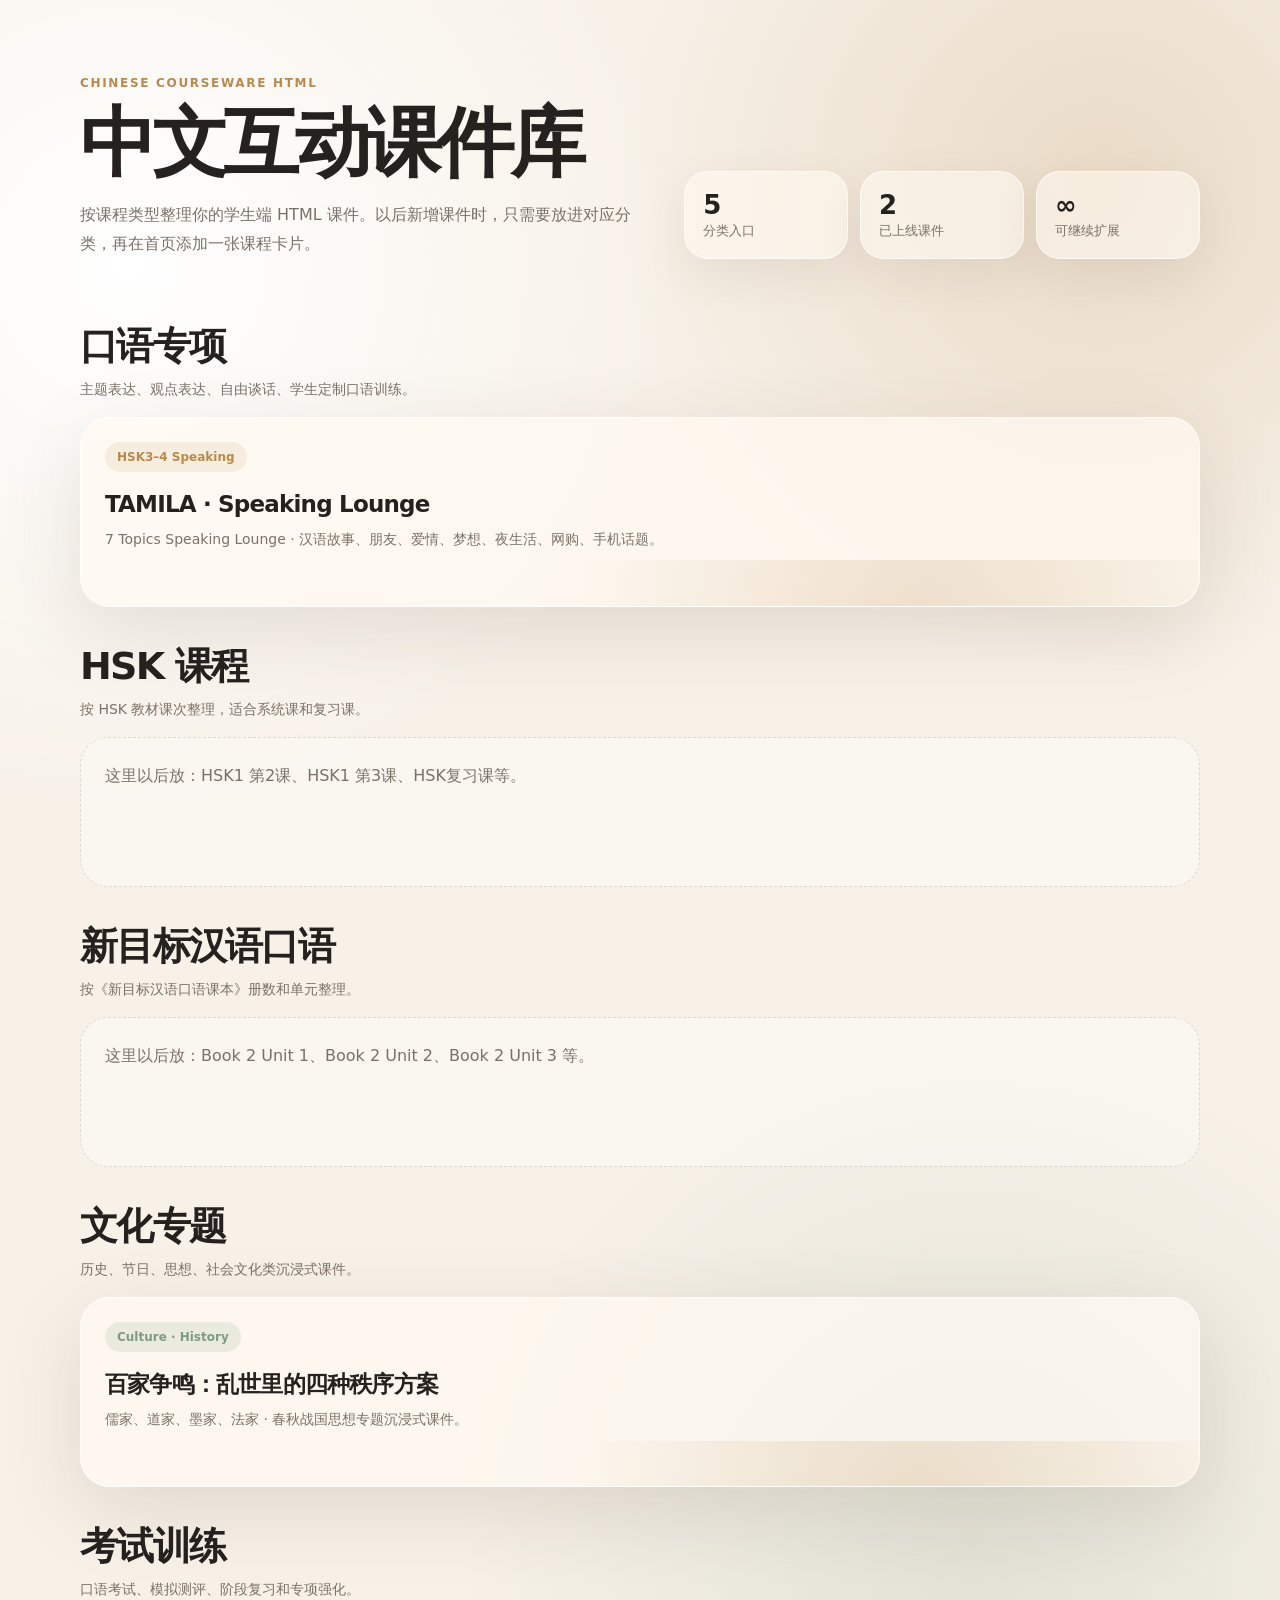
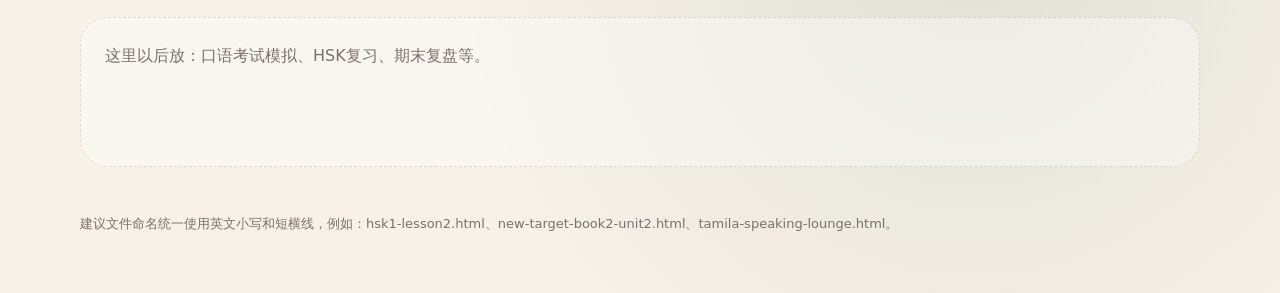
<file: index.html>
<!DOCTYPE html>
<html lang="zh-CN">
<head>
  <meta charset="UTF-8" />
  <meta name="viewport" content="width=device-width, initial-scale=1.0" />
  <title>Chinese Courseware Library</title>
  <style>
    :root{--bg:#f7f1e8;--paper:#fffaf2;--ink:#24211f;--muted:#7c7168;--line:rgba(52,40,32,.14);--accent:#b88a4e;--green:#7f9b82;--rose:#b66b79;--blue:#547b9a;--shadow:0 24px 80px rgba(76,57,38,.13);}
    *{box-sizing:border-box}
    html{scroll-behavior:smooth}
    body{margin:0;min-height:100vh;background:radial-gradient(circle at 10% 14%,#fff,transparent 28%),radial-gradient(circle at 86% 10%,rgba(184,138,78,.22),transparent 24%),radial-gradient(circle at 76% 82%,rgba(127,155,130,.18),transparent 28%),var(--bg);color:var(--ink);font-family:-apple-system,BlinkMacSystemFont,'Segoe UI',system-ui,sans-serif;padding:34px;}
    main{width:min(1120px,100%);margin:0 auto;}
    .hero{padding:42px 0 28px;display:grid;grid-template-columns:1.05fr .95fr;gap:34px;align-items:end;}
    .kicker{font-size:12px;letter-spacing:.14em;text-transform:uppercase;font-weight:850;color:var(--accent);margin-bottom:14px;}
    h1{font-size:clamp(38px,7vw,76px);margin:0;letter-spacing:-.058em;line-height:1.02;}
    .hero p{color:var(--muted);line-height:1.85;font-size:16px;max-width:640px;margin:18px 0 0;}
    .stats{display:grid;grid-template-columns:repeat(3,1fr);gap:12px;}
    .stat{padding:18px;border-radius:24px;background:rgba(255,250,242,.58);border:1px solid rgba(255,255,255,.65);box-shadow:0 16px 46px rgba(76,57,38,.08);}
    .stat b{display:block;font-size:26px;letter-spacing:-.04em}.stat span{font-size:13px;color:var(--muted)}
    .category{margin-top:34px;}
    .category-head{display:flex;align-items:flex-end;justify-content:space-between;gap:18px;margin-bottom:16px;}
    h2{font-size:clamp(24px,3vw,38px);margin:0;letter-spacing:-.045em;}
    .category-head p{margin:6px 0 0;color:var(--muted);line-height:1.65;font-size:14px;}
    .grid{display:grid;grid-template-columns:repeat(auto-fit,minmax(280px,1fr));gap:18px;}
    .card{display:block;min-height:190px;padding:24px;border-radius:30px;background:rgba(255,250,242,.72);border:1px solid rgba(255,255,255,.68);box-shadow:var(--shadow);text-decoration:none;color:inherit;transition:.25s ease;position:relative;overflow:hidden;}
    .card::after{content:"";position:absolute;inset:auto -20% -45% 30%;height:130px;background:radial-gradient(circle,rgba(184,138,78,.22),transparent 68%);pointer-events:none;}
    .card:hover{transform:translateY(-4px);box-shadow:0 32px 92px rgba(76,57,38,.18);}
    .tag{display:inline-flex;margin-bottom:18px;padding:8px 12px;border-radius:999px;background:rgba(184,138,78,.12);color:var(--accent);font-weight:850;font-size:12px;}
    .tag.green{background:rgba(127,155,130,.14);color:var(--green)}.tag.rose{background:rgba(182,107,121,.13);color:var(--rose)}.tag.blue{background:rgba(84,123,154,.13);color:var(--blue)}
    .card b{display:block;font-size:23px;letter-spacing:-.035em;margin-bottom:9px;line-height:1.25;}
    .card span.desc{display:block;color:var(--muted);line-height:1.68;font-size:14px;max-width:92%;}
    .empty{min-height:150px;padding:24px;border-radius:28px;background:rgba(255,255,255,.36);border:1px dashed var(--line);color:var(--muted);line-height:1.7;}
    footer{padding:46px 0 24px;color:var(--muted);font-size:13px;line-height:1.7;}
    @media(max-width:820px){body{padding:22px}.hero{grid-template-columns:1fr}.stats{grid-template-columns:1fr 1fr}.category-head{display:block}.grid{grid-template-columns:1fr}}
  </style>
</head>
<body>
  <main>
    <section class="hero">
      <div>
        <div class="kicker">Chinese Courseware HTML</div>
        <h1>中文互动课件库</h1>
        <p>按课程类型整理你的学生端 HTML 课件。以后新增课件时，只需要放进对应分类，再在首页添加一张课程卡片。</p>
      </div>
      <div class="stats">
        <div class="stat"><b>5</b><span>分类入口</span></div>
        <div class="stat"><b>2</b><span>已上线课件</span></div>
        <div class="stat"><b>∞</b><span>可继续扩展</span></div>
      </div>
    </section>

    <section class="category" id="speaking">
      <div class="category-head"><div><h2>口语专项</h2><p>主题表达、观点表达、自由谈话、学生定制口语训练。</p></div></div>
      <div class="grid">
        <a class="card" href="lessons/speaking/tamila-speaking-lounge.html">
          <span class="tag">HSK3–4 Speaking</span>
          <b>TAMILA · Speaking Lounge</b>
          <span class="desc">7 Topics Speaking Lounge · 汉语故事、朋友、爱情、梦想、夜生活、网购、手机话题。</span>
        </a>
      </div>
    </section>

    <section class="category" id="hsk">
      <div class="category-head"><div><h2>HSK 课程</h2><p>按 HSK 教材课次整理，适合系统课和复习课。</p></div></div>
      <div class="empty">这里以后放：HSK1 第2课、HSK1 第3课、HSK复习课等。</div>
    </section>

    <section class="category" id="new-target">
      <div class="category-head"><div><h2>新目标汉语口语</h2><p>按《新目标汉语口语课本》册数和单元整理。</p></div></div>
      <div class="empty">这里以后放：Book 2 Unit 1、Book 2 Unit 2、Book 2 Unit 3 等。</div>
    </section>

    <section class="category" id="culture">
      <div class="category-head"><div><h2>文化专题</h2><p>历史、节日、思想、社会文化类沉浸式课件。</p></div></div>
      <div class="grid">
        <a class="card" href="baijiazhengmingV24.html">
          <span class="tag green">Culture · History</span>
          <b>百家争鸣：乱世里的四种秩序方案</b>
          <span class="desc">儒家、道家、墨家、法家 · 春秋战国思想专题沉浸式课件。</span>
        </a>
      </div>
    </section>

    <section class="category" id="exam">
      <div class="category-head"><div><h2>考试训练</h2><p>口语考试、模拟测评、阶段复习和专项强化。</p></div></div>
      <div class="empty">这里以后放：口语考试模拟、HSK复习、期末复盘等。</div>
    </section>

    <footer>建议文件命名统一使用英文小写和短横线，例如：hsk1-lesson2.html、new-target-book2-unit2.html、tamila-speaking-lounge.html。</footer>
  </main>
</body>
</html>
</file>
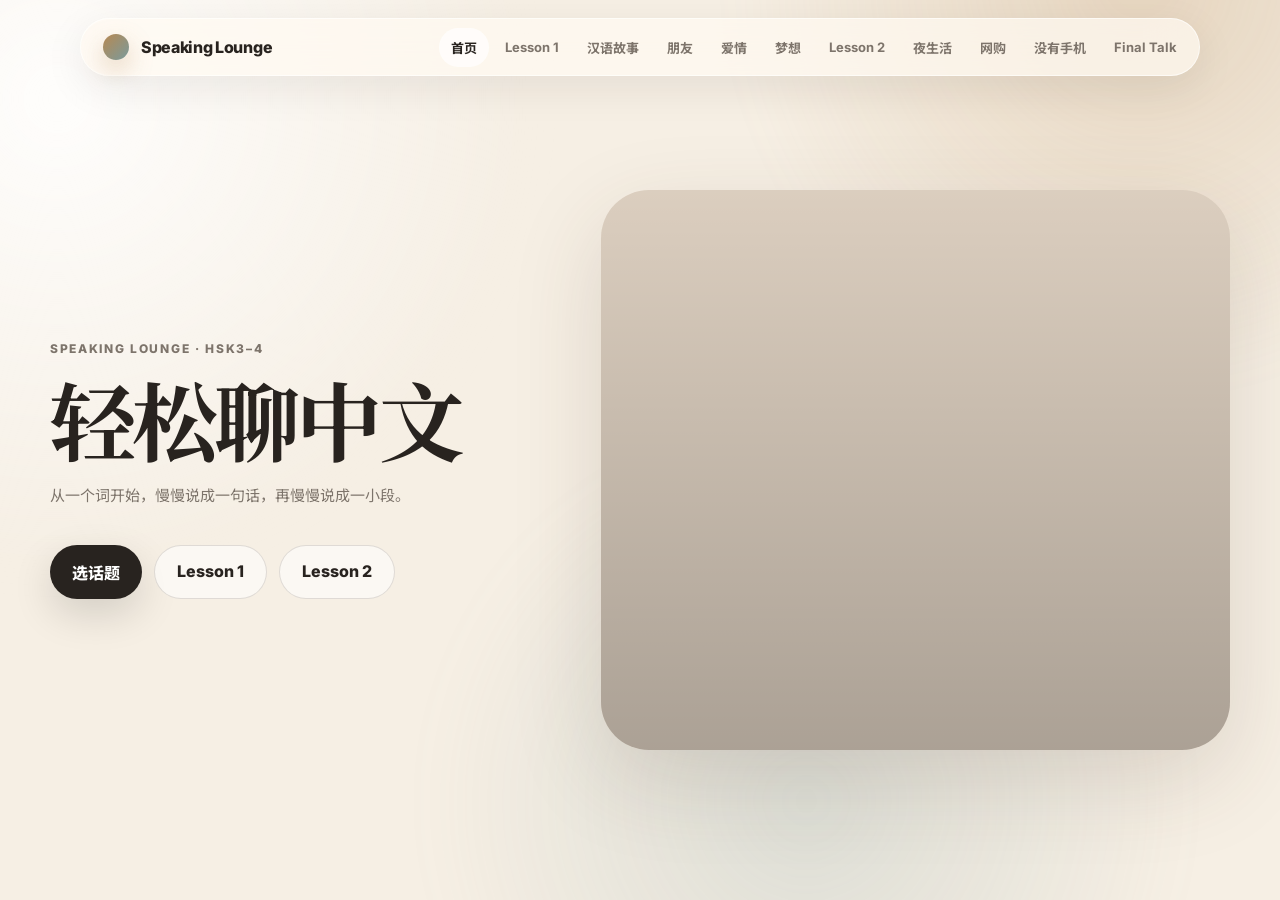
<file: t/index.html>
<!DOCTYPE html>
<html lang="zh-CN">
<head>
  <meta charset="UTF-8" />
  <meta name="viewport" content="width=device-width, initial-scale=1.0" />
  <title>TAMILA</title>
  <style>
    html,body{margin:0;width:100%;height:100%;overflow:hidden;background:#f7f1e8;}
    iframe{border:0;width:100%;height:100%;display:block;}
  </style>
</head>
<body>
  <iframe src="../TAMILA%20.html" title="TAMILA"></iframe>
</body>
</html>
</file>
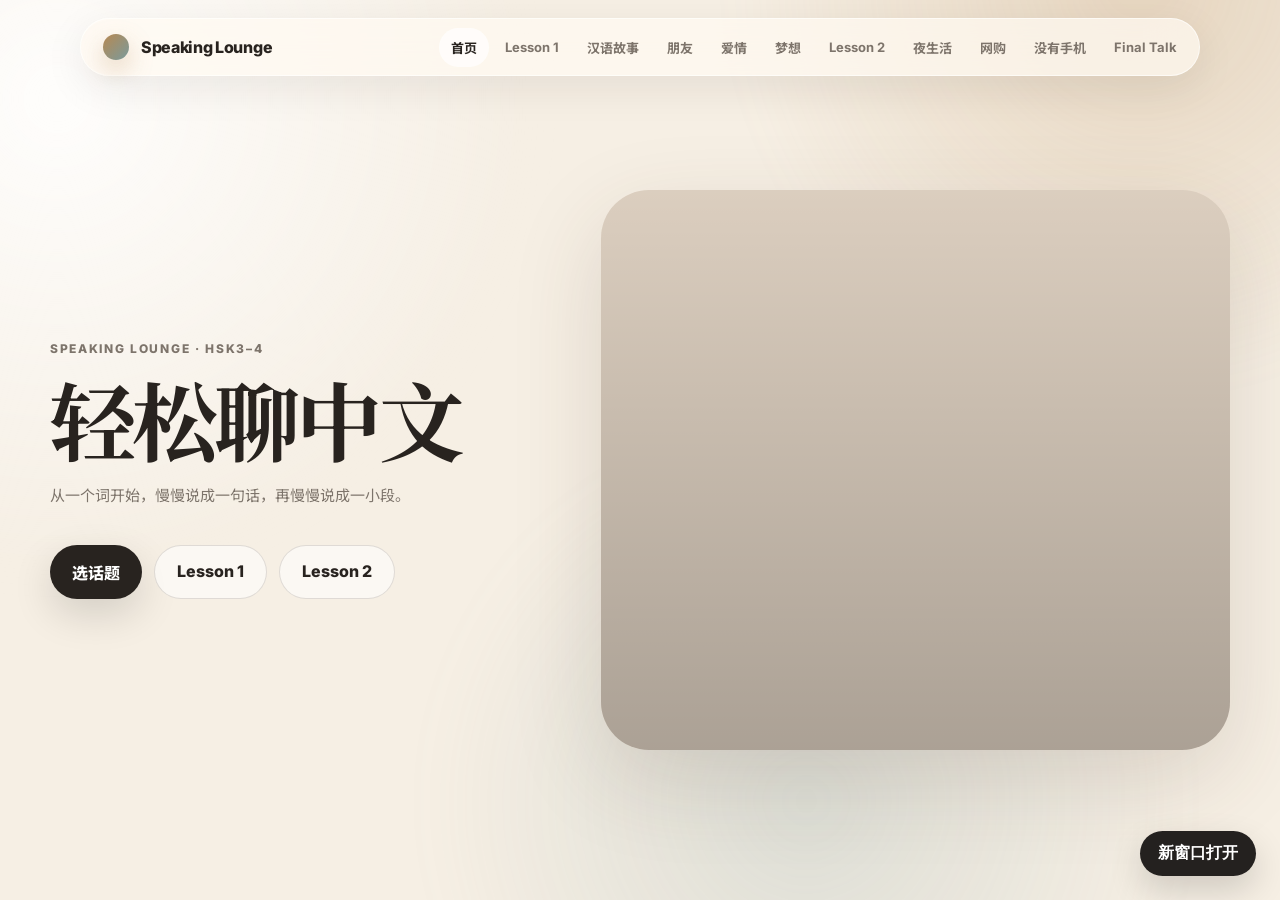
<file: lessons/tamila.html>
<!DOCTYPE html>
<html lang="zh-CN">
<head>
  <meta charset="UTF-8" />
  <meta name="viewport" content="width=device-width, initial-scale=1.0" />
  <title>TAMILA · Speaking Lounge</title>
  <style>
    html,body{margin:0;width:100%;height:100%;overflow:hidden;background:#f7f1e8;}
    iframe{border:0;width:100%;height:100%;display:block;}
    .fallback{position:fixed;inset:auto 24px 24px auto;z-index:5;font-family:-apple-system,BlinkMacSystemFont,'Segoe UI',system-ui,sans-serif;}
    .fallback a{display:inline-flex;padding:12px 18px;border-radius:999px;background:#24211f;color:#fff;text-decoration:none;font-weight:700;box-shadow:0 14px 34px rgba(0,0,0,.16);}
  </style>
</head>
<body>
  <iframe src="../TAMILA%20.html" title="TAMILA Speaking Lounge"></iframe>
  <div class="fallback"><a href="../TAMILA%20.html" target="_blank" rel="noopener">新窗口打开</a></div>
</body>
</html>
</file>
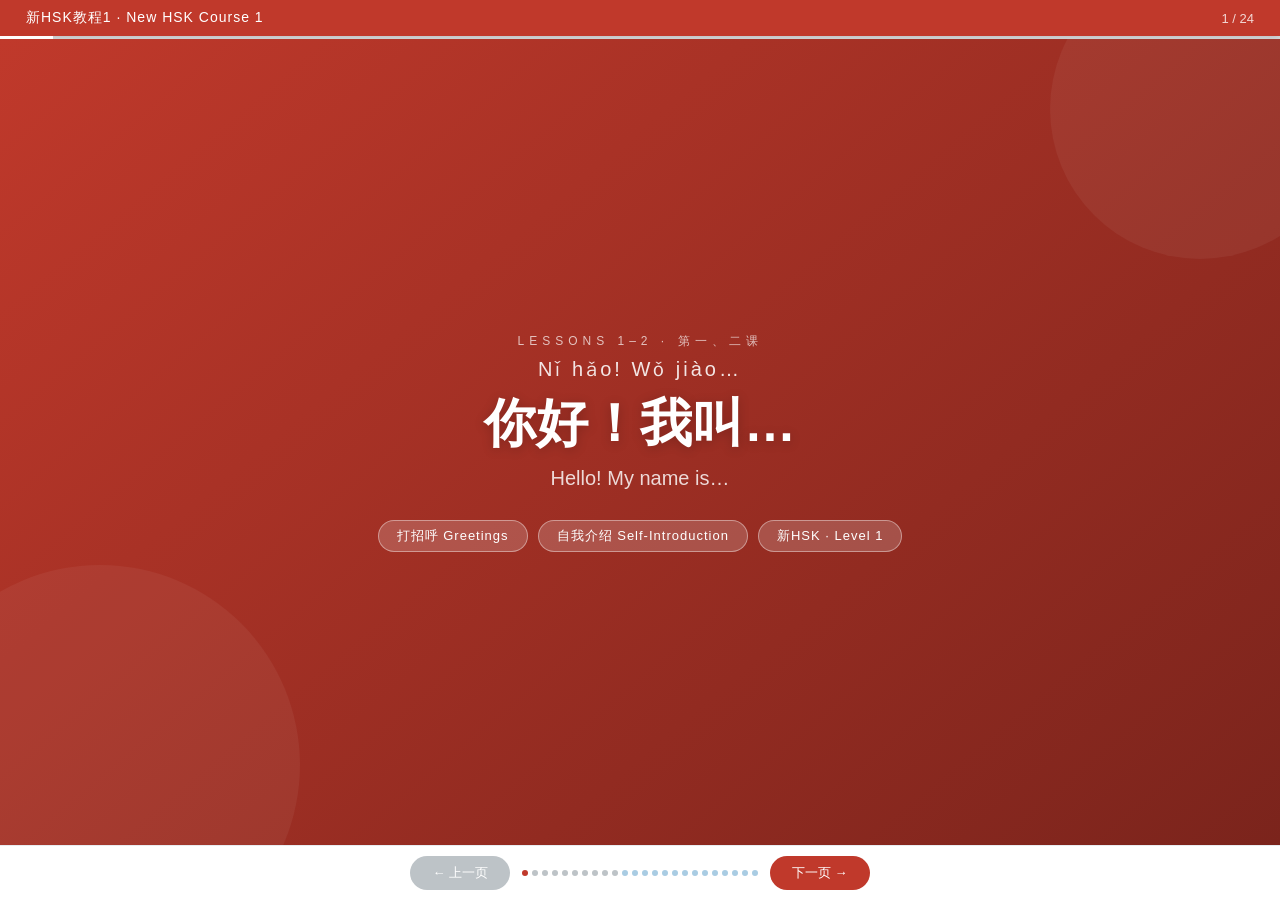
<file: lessons/hsk1/lesson-01-02.html>
<!DOCTYPE html>
<html lang="zh-CN">
<head>
<meta charset="UTF-8">
<meta name="viewport" content="width=device-width, initial-scale=1.0">
<title>新HSK教程1 · 第1-2课：你好！我叫…</title>
<style>
*{margin:0;padding:0;box-sizing:border-box}
:root{--red:#C0392B;--red-dark:#922B21;--orange:#E67E22;--blue:#2980B9;--green:#27AE60;--bg:#F4F6F8;--text:#2C3E50;--muted:#7F8C8D;--pinyin:#C0392B}
body{font-family:'Noto Sans SC','PingFang SC','Microsoft YaHei',sans-serif;background:var(--bg);color:var(--text);height:100vh;overflow:hidden}
.presentation{width:100%;height:100vh;display:flex;flex-direction:column}
.header{background:var(--red);color:white;padding:9px 26px;display:flex;justify-content:space-between;align-items:center;flex-shrink:0;box-shadow:0 2px 8px rgba(0,0,0,.15)}
.header-title{font-size:14px;font-weight:500;letter-spacing:1px}
.slide-counter{font-size:13px;opacity:.8}
.progress-bar{height:3px;background:rgba(0,0,0,.1);flex-shrink:0}
.progress-fill{height:100%;background:white;transition:width .35s}
.slides-wrapper{flex:1;overflow:hidden;position:relative}
.slide{position:absolute;inset:0;display:flex;flex-direction:column;justify-content:center;align-items:center;padding:20px 40px;opacity:0;transform:translateX(50px);transition:opacity .38s,transform .38s;pointer-events:none}
.slide.active{opacity:1;transform:translateX(0);pointer-events:all}
.slide.exit{opacity:0;transform:translateX(-50px)}
.nav{display:flex;justify-content:center;align-items:center;gap:12px;padding:10px 18px;background:white;border-top:1px solid #E8ECF0;flex-shrink:0}
.nav-btn{background:var(--red);color:white;border:none;padding:8px 22px;border-radius:20px;font-size:13px;cursor:pointer;transition:background .2s;font-family:inherit;font-weight:500}
.nav-btn:hover{background:var(--red-dark)}
.nav-btn:disabled{background:#BDC3C7;cursor:not-allowed}
.nav-dots{display:flex;gap:4px;flex-wrap:wrap;justify-content:center;max-width:340px}
.dot{width:6px;height:6px;border-radius:50%;background:#BDC3C7;cursor:pointer;transition:background .2s}
.dot.active{background:var(--red)}
.dot.part2{background:#A9CCE3}
.dot.part2.active{background:var(--blue)}
.tag{display:inline-flex;align-items:center;gap:6px;background:var(--red);color:white;padding:4px 14px;border-radius:4px;font-size:13px;font-weight:600;margin-bottom:14px;letter-spacing:.5px}
.tag-en{font-size:11px;opacity:.85;font-weight:400}
.tag.blue{background:var(--blue)}
/* cover */
.slide-cover{background:linear-gradient(140deg,#C0392B 0%,#7B241C 100%);color:white;text-align:center}
.cov-lessons{font-size:12px;letter-spacing:5px;opacity:.7;text-transform:uppercase;margin-bottom:6px}
.cov-py{font-size:20px;opacity:.88;letter-spacing:3px;margin-bottom:6px}
.cov-title{font-size:52px;font-weight:700;margin-bottom:8px;text-shadow:0 2px 12px rgba(0,0,0,.2)}
.cov-en{font-size:20px;font-weight:300;opacity:.82;margin-bottom:30px}
.cov-badges{display:flex;gap:10px;justify-content:center;flex-wrap:wrap}
.cov-badge{background:rgba(255,255,255,.18);border:1.5px solid rgba(255,255,255,.4);color:white;padding:6px 18px;border-radius:18px;font-size:13px;letter-spacing:1px}
.cov-deco{position:absolute;border-radius:50%;background:rgba(255,255,255,.05)}
/* divider */
.slide-divider{color:white;text-align:center}
.slide-divider.p1{background:linear-gradient(135deg,#C0392B,#E74C3C)}
.slide-divider.p2{background:linear-gradient(135deg,#1A5276,#2980B9)}
.div-part{font-size:12px;letter-spacing:4px;opacity:.75;text-transform:uppercase;margin-bottom:8px}
.div-num{font-size:64px;font-weight:700;opacity:.25;line-height:1;margin-bottom:-10px}
.div-title-zh{font-size:42px;font-weight:700;margin-bottom:8px}
.div-title-en{font-size:18px;font-weight:300;opacity:.82;margin-bottom:20px}
.div-topics{display:flex;gap:10px;justify-content:center;flex-wrap:wrap}
.div-topic{background:rgba(255,255,255,.2);border:1px solid rgba(255,255,255,.35);color:white;padding:5px 16px;border-radius:16px;font-size:13px}
/* objectives */
.obj-card{display:flex;gap:14px;align-items:flex-start;background:white;border-left:4px solid var(--red);padding:14px 20px;border-radius:0 8px 8px 0;margin-bottom:10px;width:100%;max-width:700px;box-shadow:0 2px 8px rgba(0,0,0,.06)}
.obj-card.blue{border-left-color:var(--blue)}
.obj-icon{font-size:22px;flex-shrink:0}
.obj-zh{font-size:15px;font-weight:600;margin-bottom:4px;line-height:1.5}
.obj-en{font-size:12px;color:var(--muted);line-height:1.5}
/* DIALOGUE SLIDE */
.dl-slide{padding:0;overflow:hidden;cursor:pointer}
.scene-bg{position:absolute;inset:0;width:100%;height:100%}
.slide-tag-top{position:absolute;top:12px;left:50%;transform:translateX(-50%);z-index:10;white-space:nowrap}
.dl-bar{position:absolute;bottom:0;left:0;right:0;background:linear-gradient(transparent,rgba(8,12,24,.92) 28%);padding:14px 22px 18px;z-index:5;display:flex;align-items:center;gap:16px;min-height:94px}
.dl-portrait-ring{width:64px;height:64px;border-radius:50%;overflow:hidden;border:2.5px solid rgba(255,255,255,.8);flex-shrink:0;background:rgba(30,40,60,.5);box-shadow:0 2px 12px rgba(0,0,0,.45)}
.dl-portrait-svg{width:100%;height:100%;display:block}
.dl-text-col{flex:1;min-width:0}
.dl-name{font-size:13px;font-weight:700;color:rgba(255,220,120,.95);margin-bottom:4px;letter-spacing:.5px}
.dl-py{font-size:12px;color:rgba(255,180,100,.9);letter-spacing:1px;min-height:16px;margin-bottom:2px}
.dl-zh{font-size:23px;font-weight:700;color:white;line-height:1.3;text-shadow:0 1px 6px rgba(0,0,0,.6)}
.dl-en{font-size:12px;color:rgba(190,215,255,.8);font-style:italic;margin-top:2px}
.dl-status-col{display:flex;flex-direction:column;align-items:flex-end;gap:7px;flex-shrink:0}
.dl-progress{display:flex;gap:5px}
.dl-dot{width:7px;height:7px;border-radius:50%;background:rgba(255,255,255,.28);transition:background .3s}
.dl-dot.done{background:rgba(255,215,80,.9)}
.dl-hint{font-size:11px;color:rgba(255,255,255,.7);background:rgba(255,255,255,.14);padding:3px 10px;border-radius:10px;letter-spacing:.3px;white-space:nowrap}
.hl-red{color:var(--red)}
/* animations */
@keyframes bubbleIn{from{opacity:0;transform:translateY(8px)}to{opacity:1;transform:translateY(0)}}
@keyframes popIn{from{transform:scale(0);opacity:0}to{transform:scale(1);opacity:1}}
@keyframes confettiFall{from{transform:translateY(-10px) rotate(0deg);opacity:1}to{transform:translateY(130px) rotate(380deg);opacity:0}}
@keyframes shake{0%,100%{transform:translateX(0)}20%{transform:translateX(-8px)}40%{transform:translateX(8px)}60%{transform:translateX(-5px)}80%{transform:translateX(5px)}}
/* flip vocab cards */
.vocab-grid{display:grid;grid-template-columns:repeat(3,1fr);gap:12px;width:100%;max-width:700px}
.vocab-grid.cols2{grid-template-columns:repeat(2,1fr);max-width:520px}
.flip-card{perspective:900px;cursor:pointer;height:130px}
.flip-inner{position:relative;width:100%;height:100%;transform-style:preserve-3d;transition:transform .55s cubic-bezier(.4,0,.2,1)}
.flip-card.flipped .flip-inner{transform:rotateY(180deg)}
.flip-front,.flip-back{position:absolute;inset:0;border-radius:10px;backface-visibility:hidden;display:flex;flex-direction:column;justify-content:center;align-items:center;padding:10px}
.flip-front{background:white;box-shadow:0 2px 8px rgba(0,0,0,.07);border-top:3px solid var(--red)}
.flip-front.blue{border-top-color:var(--blue)}
.flip-back{transform:rotateY(180deg);background:linear-gradient(135deg,#2C3E50,#3D5166);color:white;box-shadow:0 4px 12px rgba(0,0,0,.18)}
.flip-hint{position:absolute;bottom:5px;right:7px;font-size:9px;color:var(--muted)}
.vn{position:absolute;top:6px;right:8px;font-size:10px;color:var(--muted);background:#F0F2F5;width:18px;height:18px;border-radius:50%;display:flex;align-items:center;justify-content:center}
.vpy{font-size:12px;color:var(--pinyin);letter-spacing:1px;margin-bottom:2px;text-align:center}
.vzh{font-size:30px;font-weight:700;text-align:center}
.vpos{font-size:9px;color:white;background:var(--orange);padding:1px 6px;border-radius:7px;display:inline-block;margin:2px 0}
.vpos.blue{background:var(--blue)}
.ven{font-size:11px;color:var(--muted);text-align:center}
.vb-py{font-size:11px;opacity:.7;margin-bottom:2px;letter-spacing:1px}
.vb-zh{font-size:26px;font-weight:700;margin-bottom:3px}
.vb-en{font-size:12px;opacity:.85;text-align:center}
/* language points */
.lp-box{background:white;border-radius:12px;padding:22px 26px;max-width:660px;width:100%;box-shadow:0 2px 12px rgba(0,0,0,.07)}
.lp-title{font-size:17px;font-weight:700;margin-bottom:3px}
.lp-sub{font-size:12px;color:var(--muted);margin-bottom:14px}
.lp-compare{display:flex;gap:14px;align-items:stretch;margin-bottom:14px}
.lp-item{flex:1;background:#F7F9FC;border-radius:8px;padding:16px;text-align:center}
.lp-item.hl{background:#FEF5F5;border:2px solid var(--red)}
.lchar{font-size:44px;font-weight:700;color:var(--red)}
.lchar-py{font-size:15px;color:var(--pinyin);margin-bottom:3px}
.lchar-desc{font-size:12px;color:var(--muted);line-height:1.4}
.vs{display:flex;align-items:center;font-size:18px;color:#BDC3C7;font-weight:700}
.lp-ex{font-size:14px;padding:8px 12px;background:#F7F9FC;border-radius:5px;border-left:3px solid var(--red);margin-bottom:7px;display:flex;align-items:baseline;gap:8px}
.lp-ex .ez{font-size:18px;font-weight:600}
.lp-ex .ee{font-size:12px;color:var(--muted)}
.note{background:#FFFBF0;border:1px solid #F0D070;border-radius:6px;padding:10px 14px;font-size:12px;color:#7D6608;line-height:1.5;display:flex;gap:7px;margin-top:10px}
.xtip{background:#FFFBF0;border:1px solid #F0D070;border-radius:8px;padding:10px 14px;font-size:12px;color:#7D6608;line-height:1.5;display:flex;gap:8px;align-items:flex-start;max-width:560px;width:100%;margin-top:8px}
/* grammar */
.grammar-box{background:white;border-radius:12px;padding:22px 26px;max-width:660px;width:100%;box-shadow:0 2px 12px rgba(0,0,0,.07)}
.svo{display:flex;gap:8px;align-items:center;justify-content:center;margin:18px 0;flex-wrap:wrap}
.svo-block{padding:10px 24px;border-radius:8px;font-size:20px;font-weight:700;text-align:center}
.svo-block.s{background:#EBF5FB;color:var(--blue);border:2px solid #AED6F1}
.svo-block.v{background:#FEF9F9;color:var(--red);border:2px solid #F5C6C2}
.svo-block.o{background:#EAFAF1;color:var(--green);border:2px solid #A9DFBF}
.svo-arrow{font-size:20px;color:var(--muted)}
.eg-row{display:flex;gap:8px;align-items:center;margin-top:6px;padding:10px 12px;background:#F7F9FC;border-radius:6px;border-left:3px solid var(--blue)}
.eg-s{background:#EBF5FB;color:var(--blue);padding:3px 8px;border-radius:4px;font-size:20px;font-weight:700}
.eg-v{background:#FEF9F9;color:var(--red);padding:3px 8px;border-radius:4px;font-size:20px;font-weight:700}
.eg-o{background:#EAFAF1;color:var(--green);padding:3px 8px;border-radius:4px;font-size:20px;font-weight:700}
.eg-en{font-size:13px;color:var(--muted);margin-left:4px}
/* names */
.name-box{background:white;border-radius:12px;padding:22px 26px;max-width:640px;width:100%;box-shadow:0 2px 12px rgba(0,0,0,.07)}
.name-structure{display:flex;gap:16px;align-items:center;justify-content:center;margin:18px 0}
.name-part{padding:16px 28px;border-radius:8px;text-align:center}
.name-part.surname{background:#FEF5F5;border:2px solid #F5C6C2}
.name-part.given{background:#EBF5FB;border:2px solid #AED6F1}
.np-label{font-size:11px;color:var(--muted);margin-bottom:4px}
.np-zh{font-size:22px;font-weight:700}
.np-en{font-size:12px;color:var(--muted)}
.name-plus{font-size:28px;color:var(--muted);font-weight:300}
.name-examples{display:grid;grid-template-columns:repeat(3,1fr);gap:10px}
.name-eg{background:#F7F9FC;border-radius:8px;padding:12px;text-align:center}
.ne-full{font-size:26px;font-weight:700;margin-bottom:4px}
.ne-parts{font-size:12px;color:var(--muted)}
.ne-en{font-size:11px;color:var(--muted);margin-top:2px}
/* tongue twister */
.tw-box{background:linear-gradient(135deg,#FFF8F0,#FFF0E0);border:2px solid #F0C060;border-radius:14px;padding:24px 32px;max-width:620px;width:100%}
.tw-label{font-size:12px;color:#E67E22;font-weight:600;letter-spacing:2px;margin-bottom:16px;text-align:center}
.tw-section{margin-bottom:16px}
.tw-lesson{font-size:10px;color:var(--orange);font-weight:600;letter-spacing:2px;margin-bottom:8px;text-transform:uppercase}
.tw-py{font-size:13px;color:var(--pinyin);letter-spacing:1px;margin-bottom:2px}
.tw-zh{font-size:26px;font-weight:700;margin-bottom:2px}
.tw-en{font-size:12px;color:var(--muted);font-style:italic}
.tw-divider{height:1px;background:#F0D070;margin:14px 0}
/* culture */
.culture-box{background:white;border-radius:12px;padding:20px 24px;max-width:680px;width:100%;box-shadow:0 2px 12px rgba(0,0,0,.07)}
.culture-title{font-size:18px;font-weight:700;margin-bottom:14px;display:flex;align-items:center;gap:7px}
.culture-grid{display:grid;grid-template-columns:repeat(2,1fr);gap:10px}
.cp{background:#F7F9FC;border-radius:8px;padding:12px 14px;border-left:4px solid var(--red)}
.cp.blue{border-left-color:var(--blue)}
.cp-title{font-size:14px;font-weight:600;margin-bottom:4px}
.cp-text{font-size:12px;color:var(--muted);line-height:1.5}
/* quiz */
.quiz-wrap{width:100%;max-width:540px;display:flex;flex-direction:column;align-items:center}
.qprog{font-size:12px;color:var(--muted);margin-bottom:10px}
.qq{font-size:24px;font-weight:700;text-align:center;margin-bottom:5px}
.qhint{font-size:13px;color:var(--pinyin);margin-bottom:20px;letter-spacing:1px;min-height:18px;text-align:center}
.qopts{display:grid;grid-template-columns:repeat(2,1fr);gap:10px;width:100%}
.qbtn{background:white;border:2px solid #DDE1E7;border-radius:9px;padding:14px 12px;font-size:18px;cursor:pointer;transition:all .2s;text-align:center;font-family:inherit;font-weight:500}
.qbtn:hover:not(:disabled){border-color:var(--red);background:#FEF5F5}
.qbtn.correct{border-color:var(--green);background:#EAFAF1;color:var(--green);animation:popIn .3s}
.qbtn.wrong{border-color:#E74C3C;background:#FDEDEC;color:#E74C3C;animation:shake .4s}
.qfb{margin-top:14px;font-size:16px;font-weight:600;text-align:center;min-height:24px}
.qnxt{display:none;margin-top:12px;background:var(--red);color:white;border:none;padding:8px 22px;border-radius:20px;font-size:13px;cursor:pointer;font-family:inherit;font-weight:500}
/* confetti */
.confetti-piece{position:absolute;border-radius:2px;animation:confettiFall linear forwards;pointer-events:none;z-index:20}
/* practice & summary */
.practice-box{background:white;border-radius:12px;padding:18px 24px;max-width:620px;width:100%;box-shadow:0 2px 12px rgba(0,0,0,.07)}
.pitem{display:flex;gap:12px;align-items:flex-start;padding:10px 0;border-bottom:1px solid #F0F2F5}
.pitem:last-child{border-bottom:none}
.picon{font-size:22px;flex-shrink:0}
.ptitle{font-size:15px;font-weight:600;margin-bottom:3px}
.psub{font-size:12px;color:var(--muted);line-height:1.5}
.summary-grid{display:grid;grid-template-columns:repeat(5,1fr);gap:8px;max-width:720px;width:100%;margin-bottom:14px}
.si{background:white;border-radius:8px;padding:10px 8px;text-align:center;box-shadow:0 2px 6px rgba(0,0,0,.05);border-bottom:3px solid var(--red)}
.si.blue{border-bottom-color:var(--blue)}
.si-py{font-size:10px;color:var(--pinyin);margin-bottom:2px}
.si-zh{font-size:18px;font-weight:700;margin-bottom:2px}
.si-en{font-size:10px;color:var(--muted)}
.congrats{text-align:center}
.cg-emoji{font-size:36px;margin-bottom:6px}
.cg-title{font-size:20px;font-weight:700;color:var(--red);margin-bottom:3px}
.cg-sub{font-size:13px;color:var(--muted)}
</style>
</head>
<body>

<svg style="display:none" xmlns="http://www.w3.org/2000/svg">
<defs>
<!-- 王一飞: teacher, warm tan, bun, navy blazer, glasses -->
<symbol id="p-yifei" viewBox="0 0 80 80">
  <path d="M0,80 L14,57 L30,64 L40,60 L50,64 L66,57 L80,80 Z" fill="#1B4F72"/>
  <path d="M30,64 L36,71 L40,60 L44,71 L50,64" fill="none" stroke="white" stroke-width="2"/>
  <rect x="34" y="54" width="12" height="12" rx="4" fill="#F0A070"/>
  <ellipse cx="40" cy="34" rx="22" ry="25" fill="#F0A070"/>
  <ellipse cx="40" cy="42" rx="20" ry="14" fill="#D88050" opacity=".16"/>
  <path d="M18,28 Q20,5 40,3 Q60,5 62,28 Q57,12 40,10 Q23,12 18,28 Z" fill="#2C1808"/>
  <ellipse cx="40" cy="7" rx="12" ry="9" fill="#2C1808"/>
  <path d="M18,28 Q16,42 18,52" stroke="#2C1808" stroke-width="7" fill="none" stroke-linecap="round"/>
  <path d="M62,28 Q64,42 62,52" stroke="#2C1808" stroke-width="7" fill="none" stroke-linecap="round"/>
  <rect x="21" y="31" width="14" height="9" rx="3" fill="none" stroke="#3A2010" stroke-width="1.5"/>
  <rect x="44" y="31" width="14" height="9" rx="3" fill="none" stroke="#3A2010" stroke-width="1.5"/>
  <line x1="35" y1="36" x2="44" y2="36" stroke="#3A2010" stroke-width="1.2"/>
  <line x1="21" y1="36" x2="17" y2="35" stroke="#3A2010" stroke-width="1.2"/>
  <line x1="58" y1="36" x2="62" y2="35" stroke="#3A2010" stroke-width="1.2"/>
  <ellipse cx="28" cy="36" rx="4" ry="3" fill="#1E0E06"/>
  <ellipse cx="51" cy="36" rx="4" ry="3" fill="#1E0E06"/>
  <circle cx="29" cy="35" r="1" fill="white" opacity=".75"/>
  <circle cx="52" cy="35" r="1" fill="white" opacity=".75"/>
  <path d="M22,28 Q28,26 34,28" stroke="#2C1808" stroke-width="1.5" fill="none" stroke-linecap="round"/>
  <path d="M46,28 Q52,26 58,28" stroke="#2C1808" stroke-width="1.5" fill="none" stroke-linecap="round"/>
  <path d="M37,44 Q40,48 43,44" stroke="#C07848" stroke-width="1.2" fill="none"/>
  <path d="M30,51 Q40,57 50,51" stroke="#C05030" stroke-width="1.8" fill="none" stroke-linecap="round"/>
  <ellipse cx="20" cy="43" rx="5" ry="3" fill="#D06040" opacity=".2"/>
  <ellipse cx="60" cy="43" rx="5" ry="3" fill="#D06040" opacity=".2"/>
</symbol>
<!-- 小语: AI, blue-tinted skin, cyan hair, teal outfit -->
<symbol id="p-xiaoyu" viewBox="0 0 80 80">
  <path d="M0,80 L14,58 L30,65 L40,61 L50,65 L66,58 L80,80 Z" fill="#0E9F8E"/>
  <rect x="34" y="55" width="12" height="12" rx="4" fill="#C8E0F0"/>
  <ellipse cx="40" cy="35" rx="22" ry="25" fill="#C8E0F0"/>
  <ellipse cx="40" cy="43" rx="20" ry="14" fill="#A0C4E0" opacity=".2"/>
  <path d="M18,28 Q20,5 40,3 Q60,5 62,28 Q57,10 40,8 Q23,10 18,28 Z" fill="#00ACC1"/>
  <ellipse cx="26" cy="22" rx="12" ry="14" fill="#00BCD4"/>
  <ellipse cx="54" cy="22" rx="12" ry="14" fill="#00BCD4"/>
  <ellipse cx="40" cy="7" rx="10" ry="8" fill="#0097A7"/>
  <circle cx="40" cy="35" r="27" fill="none" stroke="#00E5FF" stroke-width="1.5" opacity=".4"/>
  <ellipse cx="29" cy="35" rx="5" ry="4" fill="#004D6A"/>
  <ellipse cx="51" cy="35" rx="5" ry="4" fill="#004D6A"/>
  <circle cx="30" cy="34" r="1.5" fill="white" opacity=".85"/>
  <circle cx="52" cy="34" r="1.5" fill="white" opacity=".85"/>
  <path d="M23,28 Q29,26 35,28" stroke="#00838F" stroke-width="1.5" fill="none" stroke-linecap="round"/>
  <path d="M45,28 Q51,26 57,28" stroke="#00838F" stroke-width="1.5" fill="none" stroke-linecap="round"/>
  <path d="M38,44 Q40,48 42,44" stroke="#88C8E0" stroke-width="1" fill="none"/>
  <path d="M31,52 Q40,57 49,52" stroke="#0E9F8E" stroke-width="1.8" fill="none" stroke-linecap="round"/>
</symbol>
<!-- 陈天中: male student, medium tan, short dark hair, gray hoodie -->
<symbol id="p-chen" viewBox="0 0 80 80">
  <path d="M0,80 L14,58 L30,65 L40,61 L50,65 L66,58 L80,80 Z" fill="#5D6D7E"/>
  <path d="M28,67 Q40,63 52,67 L52,72 Q40,68 28,72 Z" fill="#4A5568"/>
  <rect x="34" y="55" width="12" height="12" rx="4" fill="#D09060"/>
  <ellipse cx="40" cy="35" rx="22" ry="25" fill="#D09060"/>
  <ellipse cx="40" cy="43" rx="20" ry="14" fill="#A87040" opacity=".18"/>
  <path d="M18,28 Q20,5 40,3 Q60,5 62,28 Q57,12 40,10 Q23,12 18,28 Z" fill="#1C1808"/>
  <path d="M18,28 Q16,38 18,46" stroke="#1C1808" stroke-width="6" fill="none" stroke-linecap="round"/>
  <path d="M62,28 Q64,38 62,46" stroke="#1C1808" stroke-width="6" fill="none" stroke-linecap="round"/>
  <ellipse cx="29" cy="36" rx="4.5" ry="3.5" fill="#1A1008"/>
  <ellipse cx="51" cy="36" rx="4.5" ry="3.5" fill="#1A1008"/>
  <circle cx="30" cy="35" r="1.2" fill="white" opacity=".75"/>
  <circle cx="52" cy="35" r="1.2" fill="white" opacity=".75"/>
  <path d="M23,27 Q29,25 35,27" stroke="#1C1808" stroke-width="1.5" fill="none" stroke-linecap="round"/>
  <path d="M45,27 Q51,25 57,27" stroke="#1C1808" stroke-width="1.5" fill="none" stroke-linecap="round"/>
  <path d="M37,44 Q40,48 43,44" stroke="#A07040" stroke-width="1.2" fill="none"/>
  <path d="M33,52 Q40,56 47,52" stroke="#A06040" stroke-width="1.6" fill="none" stroke-linecap="round"/>
</symbol>
<!-- 白家月: female student, light skin, brown hair, coral top, bright smile -->
<symbol id="p-bai" viewBox="0 0 80 80">
  <path d="M0,80 L14,58 L30,65 L40,61 L50,65 L66,58 L80,80 Z" fill="#E74C3C"/>
  <path d="M30,65 L36,72 L40,61 L44,72 L50,65" fill="none" stroke="white" stroke-width="2"/>
  <rect x="34" y="55" width="12" height="12" rx="4" fill="#FFE0B8"/>
  <ellipse cx="40" cy="34" rx="22" ry="25" fill="#FFE0B8"/>
  <ellipse cx="40" cy="42" rx="20" ry="14" fill="#F0C090" opacity=".2"/>
  <path d="M18,29 Q18,5 40,3 Q62,5 62,29 Q62,52 60,55" fill="#8B6030"/>
  <path d="M18,29 Q16,52 18,54" fill="#8B6030"/>
  <path d="M19,18 Q28,13 40,13 Q52,13 61,18 Q58,10 40,9 Q22,10 19,18 Z" fill="#A07840"/>
  <path d="M24,34 Q30,31 36,34 Q30,38 24,34 Z" fill="#2C1808"/>
  <path d="M44,34 Q50,31 56,34 Q50,38 44,34 Z" fill="#2C1808"/>
  <circle cx="31" cy="33" r="1.2" fill="white" opacity=".8"/>
  <circle cx="51" cy="33" r="1.2" fill="white" opacity=".8"/>
  <path d="M22,28 Q29,26 36,28" stroke="#6B4820" stroke-width="1.5" fill="none" stroke-linecap="round"/>
  <path d="M44,28 Q51,26 58,28" stroke="#6B4820" stroke-width="1.5" fill="none" stroke-linecap="round"/>
  <path d="M37,43 Q40,47 43,43" stroke="#C08858" stroke-width="1" fill="none"/>
  <path d="M29,50 Q40,58 51,50" stroke="#D06050" stroke-width="2" fill="none" stroke-linecap="round"/>
  <ellipse cx="40" cy="52" rx="7.5" ry="3.5" fill="white" opacity=".65"/>
  <ellipse cx="20" cy="42" rx="5.5" ry="3.5" fill="#F08070" opacity=".28"/>
  <ellipse cx="60" cy="42" rx="5.5" ry="3.5" fill="#F08070" opacity=".28"/>
</symbol>
<!-- 李文: male student, tan, dark hair, blue jacket -->
<symbol id="p-liwen" viewBox="0 0 80 80">
  <path d="M0,80 L14,57 L30,64 L40,60 L50,64 L66,57 L80,80 Z" fill="#2E86C1"/>
  <path d="M30,64 L36,70 L40,60 L44,70 L50,64" fill="none" stroke="white" stroke-width="2"/>
  <rect x="34" y="54" width="12" height="12" rx="4" fill="#D8956A"/>
  <ellipse cx="40" cy="34" rx="22" ry="25" fill="#D8956A"/>
  <ellipse cx="40" cy="42" rx="20" ry="14" fill="#B87050" opacity=".18"/>
  <path d="M18,27 Q20,4 40,2 Q60,4 62,27 Q57,11 40,9 Q23,11 18,27 Z" fill="#1A1408"/>
  <path d="M18,27 Q16,37 18,47" stroke="#1A1408" stroke-width="6" fill="none" stroke-linecap="round"/>
  <path d="M62,27 Q64,37 62,47" stroke="#1A1408" stroke-width="6" fill="none" stroke-linecap="round"/>
  <ellipse cx="29" cy="34" rx="4" ry="3.5" fill="#1A1008"/>
  <ellipse cx="51" cy="34" rx="4" ry="3.5" fill="#1A1008"/>
  <circle cx="30" cy="33" r="1" fill="white" opacity=".75"/>
  <circle cx="52" cy="33" r="1" fill="white" opacity=".75"/>
  <path d="M22,26 Q28,24 34,26" stroke="#1A1408" stroke-width="1.5" fill="none" stroke-linecap="round"/>
  <path d="M46,26 Q52,24 58,26" stroke="#1A1408" stroke-width="1.5" fill="none" stroke-linecap="round"/>
  <path d="M37,43 Q40,47 43,43" stroke="#B07848" stroke-width="1.2" fill="none"/>
  <path d="M31,51 Q40,57 49,51" stroke="#B06040" stroke-width="1.8" fill="none" stroke-linecap="round"/>
</symbol>
<!-- 学生们: group silhouette icon -->
<symbol id="p-students" viewBox="0 0 80 80">
  <ellipse cx="21" cy="30" rx="13" ry="15" fill="#2E7D32" opacity=".75"/>
  <path d="M6,80 L8,50 L34,50 L36,80 Z" fill="#388E3C" opacity=".75"/>
  <ellipse cx="59" cy="30" rx="13" ry="15" fill="#1565C0" opacity=".75"/>
  <path d="M44,80 L46,50 L72,50 L74,80 Z" fill="#1976D2" opacity=".75"/>
  <ellipse cx="40" cy="26" rx="16" ry="18" fill="#B71C1C"/>
  <path d="M20,80 L23,48 L57,48 L60,80 Z" fill="#C62828"/>
  <ellipse cx="21" cy="26" rx="8" ry="9" fill="#FFCC80" opacity=".45"/>
  <ellipse cx="59" cy="26" rx="8" ry="9" fill="#FFCC80" opacity=".45"/>
  <ellipse cx="40" cy="22" rx="10" ry="11" fill="#FFCC80" opacity=".7"/>
  <ellipse cx="35" cy="20" rx="2" ry="1.8" fill="#3E2010" opacity=".85"/>
  <ellipse cx="45" cy="20" rx="2" ry="1.8" fill="#3E2010" opacity=".85"/>
  <path d="M34,27 Q40,31 46,27" stroke="#8B4513" stroke-width="1.5" fill="none" stroke-linecap="round" opacity=".8"/>
</symbol>
<!-- LEGACY (hidden, not used) -->
<symbol id="c-yifei" viewBox="0 0 100 165">
  <ellipse cx="50" cy="161" rx="20" ry="5" fill="rgba(0,0,0,.12)"/>
  <rect x="33" y="118" width="13" height="38" rx="5" fill="#C08060"/>
  <rect x="54" y="118" width="13" height="38" rx="5" fill="#C08060"/>
  <ellipse cx="39" cy="157" rx="9" ry="5" fill="#2C1810"/><ellipse cx="61" cy="157" rx="9" ry="5" fill="#2C1810"/>
  <path d="M20,74 Q16,92 15,118 L85,118 Q84,92 80,74 Z" fill="#1B4F72"/>
  <polygon points="50,74 43,87 57,87" fill="white"/>
  <path d="M20,82 C10,94 8,110 7,120" stroke="#1B4F72" stroke-width="11" fill="none" stroke-linecap="round"/>
  <path d="M80,82 C90,94 92,110 93,120" stroke="#1B4F72" stroke-width="11" fill="none" stroke-linecap="round"/>
  <circle cx="7" cy="123" r="8" fill="#F4A460"/><circle cx="93" cy="123" r="8" fill="#F4A460"/>
  <rect x="43" y="60" width="14" height="15" rx="6" fill="#F4A460"/>
  <ellipse cx="50" cy="42" rx="27" ry="29" fill="#F4A460"/>
  <path d="M23,37 Q25,8 50,6 Q75,8 77,37 Q71,18 50,16 Q29,18 23,37Z" fill="#3D1C02"/>
  <circle cx="50" cy="8" r="11" fill="#3D1C02"/>
  <circle cx="39" cy="40" r="4" fill="white"/><circle cx="61" cy="40" r="4" fill="white"/>
  <circle cx="40" cy="40" r="2.5" fill="#2C1810"/><circle cx="62" cy="40" r="2.5" fill="#2C1810"/>
  <path d="M37,31 Q41,28 45,30" stroke="#3D1C02" stroke-width="1.5" fill="none"/>
  <path d="M55,30 Q59,28 63,31" stroke="#3D1C02" stroke-width="1.5" fill="none"/>
  <path d="M41,52 Q50,58 59,52" stroke="#C06050" stroke-width="1.5" fill="none"/>
</symbol>
<!-- 小语: teal outfit, cyan hair, AI -->
<symbol id="c-xiaoyu" viewBox="0 0 100 165">
  <ellipse cx="50" cy="161" rx="20" ry="5" fill="rgba(0,0,0,.12)"/>
  <rect x="33" y="118" width="13" height="38" rx="5" fill="#9DC0C0"/>
  <rect x="54" y="118" width="13" height="38" rx="5" fill="#9DC0C0"/>
  <ellipse cx="39" cy="157" rx="9" ry="5" fill="#1A6060"/><ellipse cx="61" cy="157" rx="9" ry="5" fill="#1A6060"/>
  <path d="M20,74 Q16,92 15,118 L85,118 Q84,92 80,74 Z" fill="#0E9F8E"/>
  <path d="M20,82 C10,94 8,110 7,120" stroke="#0E9F8E" stroke-width="11" fill="none" stroke-linecap="round"/>
  <path d="M80,82 C90,94 92,110 93,120" stroke="#0E9F8E" stroke-width="11" fill="none" stroke-linecap="round"/>
  <circle cx="7" cy="123" r="8" fill="#C8E0EC"/><circle cx="93" cy="123" r="8" fill="#C8E0EC"/>
  <rect x="43" y="60" width="14" height="15" rx="6" fill="#C8E0EC"/>
  <ellipse cx="50" cy="42" rx="27" ry="29" fill="#C8E0EC"/>
  <circle cx="30" cy="28" r="14" fill="#00BCD4"/><circle cx="70" cy="28" r="14" fill="#00BCD4"/>
  <rect x="26" y="12" width="48" height="18" rx="6" fill="#00BCD4"/>
  <circle cx="50" cy="8" r="10" fill="#00ACC1"/>
  <circle cx="39" cy="40" r="4" fill="white"/><circle cx="61" cy="40" r="4" fill="white"/>
  <circle cx="39" cy="40" r="2.5" fill="#006080"/><circle cx="61" cy="40" r="2.5" fill="#006080"/>
  <path d="M41,52 Q50,58 59,52" stroke="#0E7C6E" stroke-width="1.5" fill="none"/>
  <circle cx="50" cy="40" r="32" fill="none" stroke="#00E5FF" stroke-width="1.5" opacity=".35"/>
</symbol>
<!-- 陈天中: gray hoodie, dark hair -->
<symbol id="c-chen" viewBox="0 0 100 165">
  <ellipse cx="50" cy="161" rx="20" ry="5" fill="rgba(0,0,0,.12)"/>
  <rect x="33" y="118" width="13" height="38" rx="5" fill="#34495E"/>
  <rect x="54" y="118" width="13" height="38" rx="5" fill="#34495E"/>
  <ellipse cx="39" cy="157" rx="9" ry="5" fill="#1A2530"/><ellipse cx="61" cy="157" rx="9" ry="5" fill="#1A2530"/>
  <path d="M20,74 Q16,92 15,118 L85,118 Q84,92 80,74 Z" fill="#5D6D7E"/>
  <rect x="35" y="74" width="30" height="13" rx="3" fill="#4A5568"/>
  <path d="M20,82 C10,94 8,110 7,120" stroke="#5D6D7E" stroke-width="11" fill="none" stroke-linecap="round"/>
  <path d="M80,82 C90,94 92,110 93,120" stroke="#5D6D7E" stroke-width="11" fill="none" stroke-linecap="round"/>
  <circle cx="7" cy="123" r="8" fill="#D4906A"/><circle cx="93" cy="123" r="8" fill="#D4906A"/>
  <rect x="43" y="60" width="14" height="15" rx="6" fill="#D4906A"/>
  <ellipse cx="50" cy="42" rx="27" ry="29" fill="#D4906A"/>
  <path d="M23,34 Q28,8 50,7 Q72,8 77,34 Q70,14 50,13 Q30,14 23,34Z" fill="#1C2833"/>
  <circle cx="39" cy="40" r="4" fill="white"/><circle cx="61" cy="40" r="4" fill="white"/>
  <circle cx="40" cy="40" r="2.5" fill="#1A2530"/><circle cx="62" cy="40" r="2.5" fill="#1A2530"/>
  <path d="M37,31 Q41,29 45,31" stroke="#1C2833" stroke-width="1.5" fill="none"/>
  <path d="M55,31 Q59,29 63,31" stroke="#1C2833" stroke-width="1.5" fill="none"/>
  <path d="M41,52 Q50,57 59,52" stroke="#A06040" stroke-width="1.5" fill="none"/>
</symbol>
<!-- 白家月: coral outfit, light brown hair -->
<symbol id="c-bai" viewBox="0 0 100 165">
  <ellipse cx="50" cy="161" rx="20" ry="5" fill="rgba(0,0,0,.12)"/>
  <rect x="33" y="118" width="13" height="38" rx="5" fill="#E8C090"/>
  <rect x="54" y="118" width="13" height="38" rx="5" fill="#E8C090"/>
  <ellipse cx="39" cy="157" rx="9" ry="5" fill="#5C3820"/><ellipse cx="61" cy="157" rx="9" ry="5" fill="#5C3820"/>
  <path d="M20,74 Q16,92 15,118 L85,118 Q84,92 80,74 Z" fill="#E74C3C"/>
  <polygon points="50,74 43,87 57,87" fill="white"/>
  <path d="M20,82 C10,94 8,110 7,120" stroke="#E74C3C" stroke-width="11" fill="none" stroke-linecap="round"/>
  <path d="M80,82 C90,94 92,110 93,120" stroke="#E74C3C" stroke-width="11" fill="none" stroke-linecap="round"/>
  <circle cx="7" cy="123" r="8" fill="#FFD9B0"/><circle cx="93" cy="123" r="8" fill="#FFD9B0"/>
  <rect x="43" y="60" width="14" height="15" rx="6" fill="#FFD9B0"/>
  <ellipse cx="50" cy="42" rx="27" ry="29" fill="#FFD9B0"/>
  <path d="M23,36 Q24,8 50,6 Q76,8 77,36" fill="#8D6E63"/>
  <path d="M23,36 Q20,52 22,62" fill="#8D6E63"/>
  <path d="M77,36 Q80,52 78,62" fill="#8D6E63"/>
  <circle cx="39" cy="40" r="4" fill="white"/><circle cx="61" cy="40" r="4" fill="white"/>
  <circle cx="39" cy="40" r="2.5" fill="#2C1810"/><circle cx="61" cy="40" r="2.5" fill="#2C1810"/>
  <path d="M36,31 Q40,29 44,31" stroke="#8D6E63" stroke-width="1.5" fill="none"/>
  <path d="M56,31 Q60,29 64,31" stroke="#8D6E63" stroke-width="1.5" fill="none"/>
  <path d="M41,52 Q50,58 59,52" stroke="#C07060" stroke-width="1.5" fill="none"/>
</symbol>
<!-- 李文: blue jacket, dark hair -->
<symbol id="c-liwen" viewBox="0 0 100 165">
  <ellipse cx="50" cy="161" rx="20" ry="5" fill="rgba(0,0,0,.12)"/>
  <rect x="33" y="118" width="13" height="38" rx="5" fill="#34495E"/>
  <rect x="54" y="118" width="13" height="38" rx="5" fill="#34495E"/>
  <ellipse cx="39" cy="157" rx="9" ry="5" fill="#1A2530"/><ellipse cx="61" cy="157" rx="9" ry="5" fill="#1A2530"/>
  <path d="M20,74 Q16,92 15,118 L85,118 Q84,92 80,74 Z" fill="#2E86C1"/>
  <polygon points="50,74 43,87 57,87" fill="white"/>
  <path d="M20,82 C10,94 8,110 7,120" stroke="#2E86C1" stroke-width="11" fill="none" stroke-linecap="round"/>
  <path d="M80,82 C90,94 92,110 93,120" stroke="#2E86C1" stroke-width="11" fill="none" stroke-linecap="round"/>
  <circle cx="7" cy="123" r="8" fill="#D4956A"/><circle cx="93" cy="123" r="8" fill="#D4956A"/>
  <rect x="43" y="60" width="14" height="15" rx="6" fill="#D4956A"/>
  <ellipse cx="50" cy="42" rx="27" ry="29" fill="#D4956A"/>
  <path d="M23,34 Q28,8 50,7 Q72,8 77,34 Q70,14 50,13 Q30,14 23,34Z" fill="#1C2833"/>
  <circle cx="39" cy="40" r="4" fill="white"/><circle cx="61" cy="40" r="4" fill="white"/>
  <circle cx="40" cy="40" r="2.5" fill="#1A2530"/><circle cx="62" cy="40" r="2.5" fill="#1A2530"/>
  <path d="M37,31 Q41,29 45,31" stroke="#1C2833" stroke-width="1.5" fill="none"/>
  <path d="M55,31 Q59,29 63,31" stroke="#1C2833" stroke-width="1.5" fill="none"/>
  <path d="M41,52 Q50,57 59,52" stroke="#A06040" stroke-width="1.5" fill="none"/>
</symbol>
</defs>
</svg>

<div class="presentation">
<div class="header">
  <div class="header-title">新HSK教程1 · New HSK Course 1</div>
  <div class="slide-counter" id="slideCounter">1 / 24</div>
</div>
<div class="progress-bar"><div class="progress-fill" id="progressFill" style="width:4.17%"></div></div>

<div class="slides-wrapper">

<!-- 1. COVER -->
<div class="slide slide-cover active" id="slide-1">
  <div class="cov-deco" style="width:300px;height:300px;top:-80px;right:-70px;"></div>
  <div class="cov-deco" style="width:400px;height:400px;bottom:-120px;left:-100px;"></div>
  <div class="cov-lessons">Lessons 1–2 · 第一、二课</div>
  <div class="cov-py">Nǐ hǎo! Wǒ jiào…</div>
  <div class="cov-title">你好！我叫…</div>
  <div class="cov-en">Hello! My name is…</div>
  <div class="cov-badges">
    <div class="cov-badge">打招呼 Greetings</div>
    <div class="cov-badge">自我介绍 Self-Introduction</div>
    <div class="cov-badge">新HSK · Level 1</div>
  </div>
</div>

<!-- 2. OBJECTIVES -->
<div class="slide" id="slide-2" style="background:#FAFBFC;">
  <div class="tag">🎯 学习目标 <span class="tag-en">Objectives — Lessons 1 &amp; 2</span></div>
  <div class="obj-card"><div class="obj-icon">💬</div><div><div class="obj-zh">能听懂并使用礼貌用语打招呼、致谢、告别。</div><div class="obj-en">Use polite expressions for greetings, thanks, and farewells.</div></div></div>
  <div class="obj-card"><div class="obj-icon">🎓</div><div><div class="obj-zh">了解并使用第二人称代词敬称 <strong>「您」</strong>。</div><div class="obj-en">Understand and use the honorific pronoun "您".</div></div></div>
  <div class="obj-card blue"><div class="obj-icon">👋</div><div><div class="obj-zh">能用中文姓名自我介绍，使用"对不起"和"没关系"。</div><div class="obj-en">Introduce yourself in Chinese and use apology expressions.</div></div></div>
  <div class="obj-card blue"><div class="obj-icon">📐</div><div><div class="obj-zh">掌握汉语的基本语序（主语+谓语+宾语）。了解中文姓名的构成。</div><div class="obj-en">Master basic Chinese word order (S+V+O) and understand Chinese name structure.</div></div></div>
</div>

<!-- 3. PART 1 DIVIDER -->
<div class="slide slide-divider p1" id="slide-3">
  <div class="div-part">Part 1 · 第一课</div>
  <div class="div-num">1</div>
  <div class="div-title-zh">打招呼</div>
  <div class="div-title-en">Greetings, Thanks &amp; Farewells</div>
  <div class="div-topics">
    <div class="div-topic">你好 Hello</div><div class="div-topic">谢谢 Thank you</div>
    <div class="div-topic">再见 Goodbye</div><div class="div-topic">您 Honorific</div>
  </div>
</div>

<!-- 4. TEXT 1-1: OFFICE -->
<div class="slide dl-slide" id="slide-4" onclick="advanceDl(4)">
  <svg class="scene-bg" viewBox="0 0 800 420" preserveAspectRatio="xMidYMid slice" xmlns="http://www.w3.org/2000/svg">
    <defs>
      <linearGradient id="g4w" x1="0" y1="0" x2="0" y2="1"><stop offset="0%" stop-color="#F5ECD5"/><stop offset="100%" stop-color="#E4D3B2"/></linearGradient>
      <linearGradient id="g4f" x1="0" y1="0" x2="0" y2="1"><stop offset="0%" stop-color="#C4965A"/><stop offset="100%" stop-color="#9C7038"/></linearGradient>
      <linearGradient id="g4sk" x1="0" y1="0" x2="0" y2="1"><stop offset="0%" stop-color="#6AB4E8"/><stop offset="100%" stop-color="#A8D8F0"/></linearGradient>
    </defs>
    <rect width="800" height="420" fill="url(#g4w)"/>
    <polygon points="0,308 800,308 800,420 0,420" fill="url(#g4f)"/>
    <line x1="0" y1="332" x2="800" y2="323" stroke="#9A7040" stroke-width="1.5" opacity=".4"/>
    <line x1="0" y1="355" x2="800" y2="343" stroke="#9A7040" stroke-width="1.5" opacity=".4"/>
    <line x1="0" y1="380" x2="800" y2="364" stroke="#9A7040" stroke-width="1.5" opacity=".4"/>
    <line x1="200" y1="308" x2="150" y2="420" stroke="#9A7040" stroke-width="1" opacity=".3"/>
    <line x1="400" y1="308" x2="365" y2="420" stroke="#9A7040" stroke-width="1" opacity=".3"/>
    <line x1="600" y1="308" x2="582" y2="420" stroke="#9A7040" stroke-width="1" opacity=".3"/>
    <rect x="0" y="0" width="18" height="420" fill="rgba(0,0,0,.07)"/>
    <!-- Bookshelf -->
    <rect x="18" y="26" width="130" height="288" rx="3" fill="#6B421E"/>
    <rect x="18" y="26" width="130" height="7" fill="#8B5A2A"/>
    <rect x="18" y="108" width="130" height="7" fill="#8B5A2A"/>
    <rect x="18" y="188" width="130" height="7" fill="#8B5A2A"/>
    <rect x="18" y="266" width="130" height="7" fill="#8B5A2A"/>
    <rect x="24" y="34" width="12" height="68" rx="1" fill="#C0392B"/>
    <rect x="38" y="40" width="10" height="62" rx="1" fill="#2980B9"/>
    <rect x="50" y="34" width="14" height="68" rx="1" fill="#27AE60"/>
    <rect x="66" y="42" width="11" height="60" rx="1" fill="#E67E22"/>
    <rect x="79" y="34" width="13" height="68" rx="1" fill="#8E44AD"/>
    <rect x="94" y="42" width="10" height="60" rx="1" fill="#F39C12"/>
    <rect x="106" y="36" width="12" height="66" rx="1" fill="#1ABC9C"/>
    <rect x="120" y="42" width="10" height="60" rx="1" fill="#E74C3C"/>
    <rect x="24" y="116" width="14" height="66" rx="1" fill="#3498DB"/>
    <rect x="40" y="122" width="11" height="60" rx="1" fill="#C0392B"/>
    <rect x="53" y="116" width="13" height="66" rx="1" fill="#2C3E50"/>
    <rect x="68" y="124" width="10" height="58" rx="1" fill="#16A085"/>
    <rect x="80" y="116" width="15" height="66" rx="1" fill="#8E44AD"/>
    <rect x="97" y="122" width="11" height="60" rx="1" fill="#7F8C8D"/>
    <rect x="110" y="116" width="12" height="66" rx="1" fill="#F1C40F"/>
    <rect x="24" y="196" width="12" height="64" rx="1" fill="#8B4513"/>
    <rect x="38" y="202" width="14" height="58" rx="1" fill="#4682B4"/>
    <rect x="54" y="196" width="11" height="64" rx="1" fill="#556B2F"/>
    <rect x="67" y="204" width="13" height="56" rx="1" fill="#B8860B"/>
    <rect x="82" y="198" width="10" height="62" rx="1" fill="#C0392B" opacity=".7"/>
    <rect x="108" y="236" width="18" height="26" rx="3" fill="#7B3F00"/>
    <ellipse cx="117" cy="230" rx="11" ry="13" fill="#2E7D32"/>
    <ellipse cx="109" cy="236" rx="7" ry="9" fill="#388E3C"/>
    <!-- Window -->
    <rect x="498" y="18" width="232" height="264" rx="5" fill="url(#g4sk)"/>
    <rect x="498" y="18" width="232" height="264" rx="5" fill="none" stroke="#7B5020" stroke-width="9"/>
    <line x1="614" y1="18" x2="614" y2="282" stroke="#7B5020" stroke-width="6"/>
    <line x1="498" y1="148" x2="730" y2="148" stroke="#7B5020" stroke-width="6"/>
    <ellipse cx="543" cy="62" rx="30" ry="17" fill="white" opacity=".88"/>
    <ellipse cx="566" cy="51" rx="22" ry="15" fill="white" opacity=".85"/>
    <ellipse cx="654" cy="74" rx="28" ry="16" fill="white" opacity=".82"/>
    <ellipse cx="677" cy="62" rx="18" ry="13" fill="white" opacity=".78"/>
    <ellipse cx="530" cy="180" rx="20" ry="11" fill="white" opacity=".6"/>
    <ellipse cx="676" cy="192" rx="22" ry="12" fill="white" opacity=".55"/>
    <rect x="493" y="278" width="242" height="12" rx="3" fill="#9B7A3C"/>
    <polygon points="730,18 730,282 600,420 400,420" fill="rgba(180,220,255,.06)"/>
    <!-- Diploma -->
    <rect x="214" y="48" width="126" height="96" rx="3" fill="#8B6914"/>
    <rect x="221" y="55" width="112" height="82" rx="2" fill="#FFF8E7"/>
    <rect x="225" y="59" width="104" height="74" rx="1" fill="none" stroke="#C8A832" stroke-width="1.5"/>
    <text x="277" y="84" font-family="serif" font-size="10" fill="#5C4008" text-anchor="middle">教师资格证书</text>
    <text x="277" y="99" font-family="serif" font-size="7.5" fill="#8B6914" text-anchor="middle">Teaching Certificate</text>
    <line x1="232" y1="110" x2="320" y2="110" stroke="#C8A832" stroke-width="1" opacity=".5"/>
    <text x="277" y="122" font-family="serif" font-size="8" fill="#8B6914" text-anchor="middle">王一飞</text>
    <!-- Clock -->
    <circle cx="408" cy="95" r="38" fill="white" stroke="#5C3A1E" stroke-width="4"/>
    <circle cx="408" cy="95" r="3" fill="#5C3A1E"/>
    <line x1="408" y1="61" x2="408" y2="69" stroke="#5C3A1E" stroke-width="2.5"/>
    <line x1="408" y1="121" x2="408" y2="129" stroke="#5C3A1E" stroke-width="2.5"/>
    <line x1="374" y1="95" x2="382" y2="95" stroke="#5C3A1E" stroke-width="2.5"/>
    <line x1="434" y1="95" x2="442" y2="95" stroke="#5C3A1E" stroke-width="2.5"/>
    <line x1="408" y1="95" x2="408" y2="69" stroke="#2C3E50" stroke-width="2.5" stroke-linecap="round"/>
    <line x1="408" y1="95" x2="428" y2="95" stroke="#C0392B" stroke-width="2" stroke-linecap="round"/>
    <!-- Desk -->
    <polygon points="214,280 582,280 620,300 176,300" fill="#8B5E2A"/>
    <polygon points="176,300 620,300 620,358 176,358" fill="#7A5020"/>
    <rect x="176" y="295" width="444" height="7" rx="1" fill="#A07838"/>
    <rect x="186" y="356" width="16" height="44" rx="3" fill="#6B4218"/>
    <rect x="590" y="356" width="16" height="44" rx="3" fill="#6B4218"/>
    <!-- Laptop -->
    <polygon points="288,258 490,258 500,276 278,276" fill="#2C3E50"/>
    <rect x="295" y="260" width="188" height="14" rx="1" fill="#3498DB" opacity=".75"/>
    <line x1="308" y1="264" x2="470" y2="264" stroke="white" stroke-width="1" opacity=".35"/>
    <line x1="308" y1="268" x2="452" y2="268" stroke="white" stroke-width="1" opacity=".35"/>
    <polygon points="275,277 502,277 510,283 268,283" fill="#34495E"/>
    <ellipse cx="389" cy="284" rx="12" ry="2" fill="#2C3E50"/>
    <!-- Papers -->
    <polygon points="220,276 312,276 316,282 224,282" fill="white" opacity=".9"/>
    <polygon points="224,282 318,282 322,288" fill="#ECF0F1" opacity=".8"/>
    <line x1="230" y1="278" x2="306" y2="278" stroke="#BDC3C7" stroke-width="1"/>
    <!-- Coffee mug -->
    <rect x="512" y="265" width="28" height="30" rx="5" fill="#B03A2E"/>
    <rect x="515" y="268" width="22" height="8" rx="2" fill="rgba(255,200,190,.5)"/>
    <path d="M540,277 Q550,277 550,284 Q550,291 540,291" stroke="#B03A2E" stroke-width="3" fill="none"/>
    <path d="M522,262 Q526,254 522,248" stroke="rgba(200,200,200,.45)" stroke-width="2" fill="none" stroke-linecap="round"/>
    <path d="M529,261 Q533,253 529,247" stroke="rgba(200,200,200,.35)" stroke-width="2" fill="none" stroke-linecap="round"/>
  </svg>
  <div class="slide-tag-top"><div class="tag">📖 课文1 <span class="tag-en">Text 1 · In the office</span></div></div>
  <div class="dl-bar" id="s4-bar">
    <div class="dl-portrait-ring"><svg viewBox="0 0 80 80" class="dl-portrait-svg" xmlns="http://www.w3.org/2000/svg"><use id="s4-portrait-use" href="#p-yifei"/></svg></div>
    <div class="dl-text-col">
      <div class="dl-name" id="s4-name">点击开始对话</div>
      <div class="dl-py" id="s4-py"></div>
      <div class="dl-zh" id="s4-zh">Click anywhere to start</div>
      <div class="dl-en" id="s4-en"></div>
    </div>
    <div class="dl-status-col">
      <div class="dl-progress" id="s4-prog"></div>
      <div class="dl-hint" id="s4-hint">👆 点击开始</div>
    </div>
  </div>
</div>

<!-- 5. TEXT 1-2: CLASSROOM (student POV, morning, looking at board) -->
<div class="slide dl-slide" id="slide-5" onclick="advanceDl(5)">
  <svg class="scene-bg" viewBox="0 0 800 420" preserveAspectRatio="xMidYMid slice" xmlns="http://www.w3.org/2000/svg">
    <defs>
      <linearGradient id="g5w" x1="0" y1="0" x2="0" y2="1"><stop offset="0%" stop-color="#EEEDEA"/><stop offset="100%" stop-color="#E0DFD8"/></linearGradient>
      <linearGradient id="g5f" x1="0" y1="0" x2="0" y2="1"><stop offset="0%" stop-color="#C8B890"/><stop offset="100%" stop-color="#A89870"/></linearGradient>
    </defs>
    <rect width="800" height="420" fill="url(#g5w)"/>
    <rect width="800" height="20" fill="#D8D8CC"/>
    <polygon points="0,298 800,298 800,420 0,420" fill="url(#g5f)"/>
    <line x1="400" y1="298" x2="0" y2="420" stroke="#A89060" stroke-width="1" opacity=".35"/>
    <line x1="400" y1="298" x2="160" y2="420" stroke="#A89060" stroke-width="1" opacity=".3"/>
    <line x1="400" y1="298" x2="320" y2="420" stroke="#A89060" stroke-width="1" opacity=".3"/>
    <line x1="400" y1="298" x2="480" y2="420" stroke="#A89060" stroke-width="1" opacity=".3"/>
    <line x1="400" y1="298" x2="640" y2="420" stroke="#A89060" stroke-width="1" opacity=".3"/>
    <line x1="400" y1="298" x2="800" y2="420" stroke="#A89060" stroke-width="1" opacity=".35"/>
    <line x1="80" y1="328" x2="720" y2="328" stroke="#A89060" stroke-width="1" opacity=".28"/>
    <line x1="40" y1="360" x2="760" y2="360" stroke="#A89060" stroke-width="1" opacity=".28"/>
    <line x1="8" y1="395" x2="792" y2="395" stroke="#A89060" stroke-width="1" opacity=".28"/>
    <!-- Chalkboard -->
    <rect x="68" y="18" width="646" height="230" rx="4" fill="#2D5F26"/>
    <rect x="76" y="26" width="630" height="214" rx="2" fill="#336E2C"/>
    <rect x="68" y="248" width="646" height="11" rx="2" fill="#5D4037"/>
    <rect x="68" y="18" width="646" height="242" rx="4" fill="none" stroke="#3E2810" stroke-width="8"/>
    <text x="391" y="100" font-family="'Noto Sans SC',serif" font-size="52" fill="rgba(255,255,255,.88)" text-anchor="middle" font-weight="bold">大家好！</text>
    <text x="391" y="152" font-family="serif" font-size="30" fill="rgba(255,255,255,.65)" text-anchor="middle">Nǐ hǎo! Nǐmen hǎo!</text>
    <line x1="84" y1="178" x2="708" y2="178" stroke="rgba(255,255,255,.12)" stroke-width="1"/>
    <line x1="84" y1="208" x2="708" y2="208" stroke="rgba(255,255,255,.12)" stroke-width="1"/>
    <rect x="120" y="252" width="22" height="6" rx="2" fill="white" opacity=".65"/>
    <rect x="150" y="252" width="16" height="6" rx="2" fill="#F8C8C0" opacity=".65"/>
    <!-- Podium -->
    <polygon points="316,288 486,288 502,298 300,298" fill="#7A5020"/>
    <rect x="300" y="294" width="202" height="8" rx="2" fill="#8B5A2A"/>
    <!-- Student desks row 1 (closest) -->
    <polygon points="98,338 352,338 372,360 78,360" fill="#9A7040"/>
    <polygon points="78,360 372,360 384,390 66,390" fill="#7A5020"/>
    <polygon points="418,338 662,338 682,360 398,360" fill="#9A7040"/>
    <polygon points="398,360 682,360 694,390 384,390" fill="#7A5020"/>
    <!-- Row 2 -->
    <polygon points="166,306 342,306 356,316 152,316" fill="#9A7040" opacity=".85"/>
    <polygon points="152,316 356,316 362,328 146,328" fill="#7A5020" opacity=".85"/>
    <polygon points="456,306 630,306 642,316 442,316" fill="#9A7040" opacity=".85"/>
    <polygon points="442,316 642,316 650,328 436,328" fill="#7A5020" opacity=".85"/>
    <!-- Row 3 (far) -->
    <polygon points="216,292 318,292 326,298 208,298" fill="#9A7040" opacity=".65"/>
    <polygon points="480,292 580,292 588,298 472,298" fill="#9A7040" opacity=".65"/>
    <!-- Right window (morning blue light) -->
    <rect x="748" y="36" width="46" height="222" rx="3" fill="rgba(180,220,255,.58)"/>
    <rect x="748" y="36" width="46" height="222" rx="3" fill="none" stroke="#8B6010" stroke-width="5"/>
    <line x1="771" y1="36" x2="771" y2="258" stroke="#8B6010" stroke-width="3"/>
    <line x1="748" y1="140" x2="794" y2="140" stroke="#8B6010" stroke-width="3"/>
    <polygon points="794,36 794,258 680,298 640,258" fill="rgba(180,220,255,.07)"/>
    <!-- Chinese flag (left wall) -->
    <rect x="16" y="32" width="66" height="44" rx="1" fill="#DE2910"/>
    <polygon points="37,38 39,46 46,46 40,50 42,57 37,53 32,57 34,50 28,46 35,46" fill="#FFDE00"/>
    <circle cx="52" cy="38" r="2.5" fill="#FFDE00"/>
    <circle cx="57" cy="44" r="2.5" fill="#FFDE00"/>
    <circle cx="57" cy="52" r="2.5" fill="#FFDE00"/>
    <circle cx="52" cy="58" r="2.5" fill="#FFDE00"/>
  </svg>
  <div class="slide-tag-top"><div class="tag">📖 课文2 <span class="tag-en">Text 2 · In the classroom</span></div></div>
  <div class="dl-bar" id="s5-bar">
    <div class="dl-portrait-ring"><svg viewBox="0 0 80 80" class="dl-portrait-svg" xmlns="http://www.w3.org/2000/svg"><use id="s5-portrait-use" href="#p-yifei"/></svg></div>
    <div class="dl-text-col">
      <div class="dl-name" id="s5-name">点击开始对话</div>
      <div class="dl-py" id="s5-py"></div>
      <div class="dl-zh" id="s5-zh">Click anywhere to start</div>
      <div class="dl-en" id="s5-en"></div>
    </div>
    <div class="dl-status-col">
      <div class="dl-progress" id="s5-prog"></div>
      <div class="dl-hint" id="s5-hint">👆 点击开始</div>
    </div>
  </div>
</div>

<!-- 6. TEXT 1-3: CLASSROOM FAREWELL (teacher POV, afternoon, looking over desks) -->
<div class="slide dl-slide" id="slide-6" onclick="advanceDl(6)">
  <svg class="scene-bg" viewBox="0 0 800 420" preserveAspectRatio="xMidYMid slice" xmlns="http://www.w3.org/2000/svg">
    <defs>
      <linearGradient id="g6w" x1="0" y1="0" x2="0" y2="1"><stop offset="0%" stop-color="#FFF5E0"/><stop offset="100%" stop-color="#F0E2C0"/></linearGradient>
      <linearGradient id="g6f" x1="0" y1="0" x2="0" y2="1"><stop offset="0%" stop-color="#CAA870"/><stop offset="100%" stop-color="#AA8850"/></linearGradient>
      <linearGradient id="g6bk" x1="0" y1="0" x2="0" y2="1"><stop offset="0%" stop-color="#F5E8C0"/><stop offset="100%" stop-color="#E8D090"/></linearGradient>
    </defs>
    <rect width="800" height="420" fill="url(#g6w)"/>
    <rect width="800" height="18" fill="#E8D8B0"/>
    <!-- Back portion of room (wall, perspective) -->
    <polygon points="160,178 640,178 800,420 0,420" fill="url(#g6bk)"/>
    <!-- Floor perspective lines -->
    <polygon points="0,308 800,308 800,420 0,420" fill="url(#g6f)"/>
    <line x1="400" y1="308" x2="0" y2="420" stroke="#AA8050" stroke-width="1" opacity=".3"/>
    <line x1="400" y1="308" x2="200" y2="420" stroke="#AA8050" stroke-width="1" opacity=".3"/>
    <line x1="400" y1="308" x2="400" y2="420" stroke="#AA8050" stroke-width="1" opacity=".3"/>
    <line x1="400" y1="308" x2="600" y2="420" stroke="#AA8050" stroke-width="1" opacity=".3"/>
    <line x1="400" y1="308" x2="800" y2="420" stroke="#AA8050" stroke-width="1" opacity=".3"/>
    <!-- Left wall windows (afternoon golden light) -->
    <rect x="0" y="38" width="56" height="202" rx="4" fill="rgba(255,210,80,.38)"/>
    <rect x="0" y="38" width="56" height="202" rx="4" fill="none" stroke="#7B5020" stroke-width="6"/>
    <line x1="0" y1="136" x2="56" y2="136" stroke="#7B5020" stroke-width="4"/>
    <polygon points="56,38 56,240 220,348 180,298" fill="rgba(255,200,80,.08)"/>
    <polygon points="56,38 56,138 260,298 220,248" fill="rgba(255,200,80,.06)"/>
    <!-- Student desks row 1 (closest, largest) -->
    <polygon points="58,278 232,278 252,293 40,293" fill="#9A7040"/>
    <polygon points="40,293 252,293 260,308 32,308" fill="#7A5020"/>
    <polygon points="348,278 522,278 540,293 330,293" fill="#9A7040"/>
    <polygon points="330,293 540,293 548,308 322,308" fill="#7A5020"/>
    <polygon points="578,278 752,278 764,293 566,293" fill="#9A7040"/>
    <polygon points="566,293 764,293 770,308 560,308" fill="#7A5020"/>
    <!-- Row 2 -->
    <polygon points="88,248 230,248 244,258 74,258" fill="#9A7040" opacity=".9"/>
    <polygon points="74,258 244,258 250,270 68,270" fill="#7A5020" opacity=".9"/>
    <polygon points="334,248 476,248 488,258 320,258" fill="#9A7040" opacity=".9"/>
    <polygon points="320,258 488,258 496,270 314,270" fill="#7A5020" opacity=".9"/>
    <polygon points="568,248 710,248 720,258 556,258" fill="#9A7040" opacity=".9"/>
    <polygon points="556,258 720,258 728,270 550,270" fill="#7A5020" opacity=".9"/>
    <!-- Row 3 -->
    <polygon points="118,220 232,220 240,229 110,229" fill="#9A7040" opacity=".75"/>
    <polygon points="318,220 432,220 440,229 310,229" fill="#9A7040" opacity=".75"/>
    <polygon points="516,220 630,220 638,229 508,229" fill="#9A7040" opacity=".75"/>
    <!-- Row 4 (far) -->
    <polygon points="154,204 248,204 254,210 148,210" fill="#9A7040" opacity=".55"/>
    <polygon points="314,204 408,204 414,210 308,210" fill="#9A7040" opacity=".55"/>
    <polygon points="474,204 568,204 574,210 468,210" fill="#9A7040" opacity=".55"/>
    <!-- Back wall windows (afternoon glow) -->
    <rect x="218" y="186" width="92" height="82" rx="3" fill="rgba(255,176,50,.42)"/>
    <rect x="218" y="186" width="92" height="82" rx="3" fill="none" stroke="#7B5020" stroke-width="5"/>
    <line x1="264" y1="186" x2="264" y2="268" stroke="#7B5020" stroke-width="3"/>
    <line x1="218" y1="226" x2="310" y2="226" stroke="#7B5020" stroke-width="3"/>
    <rect x="478" y="186" width="92" height="82" rx="3" fill="rgba(255,176,50,.42)"/>
    <rect x="478" y="186" width="92" height="82" rx="3" fill="none" stroke="#7B5020" stroke-width="5"/>
    <line x1="524" y1="186" x2="524" y2="268" stroke="#7B5020" stroke-width="3"/>
    <line x1="478" y1="226" x2="570" y2="226" stroke="#7B5020" stroke-width="3"/>
  </svg>
  <div class="slide-tag-top"><div class="tag">📖 课文3 <span class="tag-en">Text 3 · Gratitude &amp; Farewell</span></div></div>
  <div class="dl-bar" id="s6-bar">
    <div class="dl-portrait-ring"><svg viewBox="0 0 80 80" class="dl-portrait-svg" xmlns="http://www.w3.org/2000/svg"><use id="s6-portrait-use" href="#p-students"/></svg></div>
    <div class="dl-text-col">
      <div class="dl-name" id="s6-name">点击开始对话</div>
      <div class="dl-py" id="s6-py"></div>
      <div class="dl-zh" id="s6-zh">Click anywhere to start</div>
      <div class="dl-en" id="s6-en"></div>
    </div>
    <div class="dl-status-col">
      <div class="dl-progress" id="s6-prog"></div>
      <div class="dl-hint" id="s6-hint">👆 点击开始</div>
    </div>
  </div>
</div>

<!-- 7. L1 VOCAB 1–6 flip cards -->
<div class="slide" id="slide-7">
  <div class="tag">📝 生词 <span class="tag-en">New Words · 1–6 · Click to flip</span></div>
  <div class="vocab-grid">
    <div class="flip-card" onclick="this.classList.toggle('flipped')"><div class="flip-inner"><div class="flip-front"><div class="vn">1</div><div class="vpy">nǐ hǎo</div><div class="vzh">你好</div><div class="flip-hint">tap →</div></div><div class="flip-back"><div class="vb-py">nǐ hǎo</div><div class="vb-zh">你好</div><div class="vb-en">hello; hi</div></div></div></div>
    <div class="flip-card" onclick="this.classList.toggle('flipped')"><div class="flip-inner"><div class="flip-front"><div class="vn">2</div><div class="vpy">dàjiā</div><div class="vzh">大家</div><div class="vpos">pron.</div><div class="flip-hint">tap →</div></div><div class="flip-back"><div class="vb-py">dàjiā</div><div class="vb-zh">大家</div><div class="vb-en">everybody</div></div></div></div>
    <div class="flip-card" onclick="this.classList.toggle('flipped')"><div class="flip-inner"><div class="flip-front"><div class="vn">3</div><div class="vpy">hǎo</div><div class="vzh">好</div><div class="vpos">adj.</div><div class="flip-hint">tap →</div></div><div class="flip-back"><div class="vb-py">hǎo</div><div class="vb-zh">好</div><div class="vb-en">good; fine; well</div></div></div></div>
    <div class="flip-card" onclick="this.classList.toggle('flipped')"><div class="flip-inner"><div class="flip-front"><div class="vn">4</div><div class="vpy">xuéshēng</div><div class="vzh">学生</div><div class="vpos">n.</div><div class="flip-hint">tap →</div></div><div class="flip-back"><div class="vb-py">xuéshēng</div><div class="vb-zh">学生</div><div class="vb-en">student</div></div></div></div>
    <div class="flip-card" onclick="this.classList.toggle('flipped')"><div class="flip-inner"><div class="flip-front"><div class="vn">5</div><div class="vpy">men</div><div class="vzh">们</div><div class="vpos">suf.</div><div class="flip-hint">tap →</div></div><div class="flip-back"><div class="vb-py">men</div><div class="vb-zh">们</div><div class="vb-en">plural suffix (people)</div></div></div></div>
    <div class="flip-card" onclick="this.classList.toggle('flipped')"><div class="flip-inner"><div class="flip-front"><div class="vn">6</div><div class="vpy">lǎoshī</div><div class="vzh">老师</div><div class="vpos">n.</div><div class="flip-hint">tap →</div></div><div class="flip-back"><div class="vb-py">lǎoshī</div><div class="vb-zh">老师</div><div class="vb-en">teacher</div></div></div></div>
  </div>
</div>

<!-- 8. L1 VOCAB 7–12 flip cards -->
<div class="slide" id="slide-8">
  <div class="tag">📝 生词 <span class="tag-en">New Words · 7–12 · Click to flip</span></div>
  <div class="vocab-grid">
    <div class="flip-card" onclick="this.classList.toggle('flipped')"><div class="flip-inner"><div class="flip-front"><div class="vn">7</div><div class="vpy">nín</div><div class="vzh">您</div><div class="vpos">pron.</div><div class="flip-hint">tap →</div></div><div class="flip-back"><div class="vb-py">nín</div><div class="vb-zh">您</div><div class="vb-en">you (honorific)</div></div></div></div>
    <div class="flip-card" onclick="this.classList.toggle('flipped')"><div class="flip-inner"><div class="flip-front"><div class="vn">8</div><div class="vpy">nǐmen</div><div class="vzh">你们</div><div class="vpos">pron.</div><div class="flip-hint">tap →</div></div><div class="flip-back"><div class="vb-py">nǐmen</div><div class="vb-zh">你们</div><div class="vb-en">you (plural)</div></div></div></div>
    <div class="flip-card" onclick="this.classList.toggle('flipped')"><div class="flip-inner"><div class="flip-front"><div class="vn">9</div><div class="vpy">xièxie</div><div class="vzh">谢谢</div><div class="vpos">v.</div><div class="flip-hint">tap →</div></div><div class="flip-back"><div class="vb-py">xièxie</div><div class="vb-zh">谢谢</div><div class="vb-en">thank you</div></div></div></div>
    <div class="flip-card" onclick="this.classList.toggle('flipped')"><div class="flip-inner"><div class="flip-front"><div class="vn">10</div><div class="vpy">bú kèqi</div><div class="vzh">不客气</div><div class="flip-hint">tap →</div></div><div class="flip-back"><div class="vb-py">bú kèqi</div><div class="vb-zh">不客气</div><div class="vb-en">you're welcome</div></div></div></div>
    <div class="flip-card" onclick="this.classList.toggle('flipped')"><div class="flip-inner"><div class="flip-front"><div class="vn">11</div><div class="vpy">tóngxué</div><div class="vzh">同学</div><div class="vpos">n.</div><div class="flip-hint">tap →</div></div><div class="flip-back"><div class="vb-py">tóngxué</div><div class="vb-zh">同学</div><div class="vb-en">classmate</div></div></div></div>
    <div class="flip-card" onclick="this.classList.toggle('flipped')"><div class="flip-inner"><div class="flip-front"><div class="vn">12</div><div class="vpy">zàijiàn</div><div class="vzh">再见</div><div class="vpos">v.</div><div class="flip-hint">tap →</div></div><div class="flip-back"><div class="vb-py">zàijiàn</div><div class="vb-zh">再见</div><div class="vb-en">goodbye</div></div></div></div>
  </div>
</div>

<!-- 9. LP: 您 vs 你 -->
<div class="slide" id="slide-9">
  <div class="tag">💡 语言点 <span class="tag-en">Language Point · 您 vs 你</span></div>
  <div class="lp-box">
    <div class="lp-title">您 vs 你 — Two ways to say "you"</div>
    <div class="lp-sub">Same meaning, different formality levels.</div>
    <div class="lp-compare">
      <div class="lp-item"><div class="lchar-py">nǐ</div><div class="lchar">你</div><div class="lchar-desc">Casual / informal<br>Friends, peers, classmates</div></div>
      <div class="vs">VS</div>
      <div class="lp-item hl"><div class="lchar-py">nín</div><div class="lchar">您</div><div class="lchar-desc">Formal / respectful<br>Teachers, elders, strangers</div></div>
    </div>
    <div class="lp-ex"><span class="ez" style="color:var(--blue);">老师，您好！</span><span class="ee">Hello, teacher! (respectful ✓)</span></div>
    <div class="lp-ex"><span class="ez">朋友，你好！</span><span class="ee">Hello, friend! (casual ✓)</span></div>
  </div>
</div>

<!-- 10. LP: 们 -->
<div class="slide" id="slide-10">
  <div class="tag">💡 语言点 <span class="tag-en">Language Point · Plural Suffix 们</span></div>
  <div class="lp-box">
    <div class="lp-title">们 — Making Words Plural</div>
    <div class="lp-sub">Add 们 after pronouns or nouns for people to make them plural.</div>
    <div style="display:grid;grid-template-columns:repeat(3,1fr);gap:10px;margin:14px 0;">
      <div style="background:#F7F9FC;border-radius:8px;padding:14px;text-align:center;"><div style="font-size:12px;color:var(--pinyin);margin-bottom:3px;">nǐ → nǐmen</div><div style="font-size:22px;font-weight:700;">你 → 你们</div><div style="font-size:11px;color:var(--muted);">you → you (all)</div></div>
      <div style="background:#F7F9FC;border-radius:8px;padding:14px;text-align:center;"><div style="font-size:12px;color:var(--pinyin);margin-bottom:3px;">tā → tāmen</div><div style="font-size:22px;font-weight:700;">他 → 他们</div><div style="font-size:11px;color:var(--muted);">he → they</div></div>
      <div style="background:#F7F9FC;border-radius:8px;padding:14px;text-align:center;"><div style="font-size:12px;color:var(--pinyin);margin-bottom:3px;">tóngxué → men</div><div style="font-size:22px;font-weight:700;">同学 → 同学们</div><div style="font-size:11px;color:var(--muted);">classmate → classmates</div></div>
    </div>
    <div class="note"><span>⚠️</span><span><strong>Note:</strong> 们 is only used with people. 学生们 ✓ &nbsp;|&nbsp; 书们 ✗</span></div>
  </div>
</div>

<!-- 11. PART 2 DIVIDER -->
<div class="slide slide-divider p2" id="slide-11">
  <div class="div-part">Part 2 · 第二课</div>
  <div class="div-num">2</div>
  <div class="div-title-zh">我叫李文</div>
  <div class="div-title-en">Self-Introduction &amp; Apology</div>
  <div class="div-topics">
    <div class="div-topic">自我介绍 Introduction</div><div class="div-topic">对不起 Sorry</div>
    <div class="div-topic">基本语序 Word Order</div><div class="div-topic">中文姓名 Names</div>
  </div>
</div>

<!-- 12. TEXT 2-1: CLASSROOM, side-angle view, name lesson -->
<div class="slide dl-slide" id="slide-12" onclick="advanceDl(12)">
  <svg class="scene-bg" viewBox="0 0 800 420" preserveAspectRatio="xMidYMid slice" xmlns="http://www.w3.org/2000/svg">
    <defs>
      <linearGradient id="g12w" x1="0" y1="0" x2="0" y2="1"><stop offset="0%" stop-color="#EEF2F5"/><stop offset="100%" stop-color="#DFE5EA"/></linearGradient>
      <linearGradient id="g12f" x1="0" y1="0" x2="0" y2="1"><stop offset="0%" stop-color="#BFBA9A"/><stop offset="100%" stop-color="#9C9870"/></linearGradient>
    </defs>
    <rect width="800" height="420" fill="url(#g12w)"/>
    <!-- Board angled on left (side-perspective view) -->
    <polygon points="38,18 264,18 244,282 28,282" fill="#2D5F26"/>
    <polygon points="46,26 256,26 238,274 38,274" fill="#336E2C"/>
    <polygon points="28,282 244,282 238,295 24,295" fill="#5D4037"/>
    <polygon points="38,18 264,18 244,282 28,282" fill="none" stroke="#3E2810" stroke-width="7"/>
    <text x="150" y="108" font-family="'Noto Sans SC',serif" font-size="22" fill="rgba(255,255,255,.86)" text-anchor="middle" font-weight="bold" transform="skewX(-5)">请问你叫</text>
    <text x="150" y="146" font-family="'Noto Sans SC',serif" font-size="22" fill="rgba(255,255,255,.86)" text-anchor="middle" font-weight="bold" transform="skewX(-5)">什么名字？</text>
    <text x="150" y="182" font-family="serif" font-size="13" fill="rgba(255,255,255,.62)" text-anchor="middle" transform="skewX(-5)">Qǐngwèn nǐ jiào</text>
    <text x="150" y="200" font-family="serif" font-size="13" fill="rgba(255,255,255,.62)" text-anchor="middle" transform="skewX(-5)">shénme míngzi?</text>
    <!-- Chalk ledge + eraser -->
    <rect x="28" y="282" width="216" height="5" fill="#DDD" opacity=".4"/>
    <!-- Floor -->
    <polygon points="0,318 800,318 800,420 0,420" fill="url(#g12f)"/>
    <line x1="400" y1="318" x2="0" y2="420" stroke="#9C9060" stroke-width="1" opacity=".35"/>
    <line x1="400" y1="318" x2="200" y2="420" stroke="#9C9060" stroke-width="1" opacity=".3"/>
    <line x1="400" y1="318" x2="600" y2="420" stroke="#9C9060" stroke-width="1" opacity=".3"/>
    <line x1="400" y1="318" x2="800" y2="420" stroke="#9C9060" stroke-width="1" opacity=".35"/>
    <!-- Prominent front student desk (right foreground) -->
    <polygon points="440,288 754,288 772,308 422,308" fill="#9A7040"/>
    <polygon points="422,308 772,308 782,358 412,358" fill="#7A5020"/>
    <rect x="412" y="352" width="16" height="52" rx="3" fill="#6A4018"/>
    <rect x="768" y="352" width="16" height="52" rx="3" fill="#6A4018"/>
    <!-- Desk items: open notebook, pencil -->
    <polygon points="494,280 660,280 666,288 488,288" fill="white" opacity=".9"/>
    <polygon points="488,288 666,288 672,298 494,298" fill="#ECF0F1" opacity=".75"/>
    <line x1="500" y1="284" x2="658" y2="284" stroke="#BDC3C7" stroke-width="1"/>
    <rect x="700" y="276" width="8" height="38" rx="4" fill="#F39C12" opacity=".9"/>
    <!-- More desks behind (angled perspective) -->
    <polygon points="320,252 562,252 576,264 308,264" fill="#9A7040" opacity=".82"/>
    <polygon points="308,264 576,264 584,276 302,276" fill="#7A5020" opacity=".82"/>
    <polygon points="340,230 544,230 556,240 330,240" fill="#9A7040" opacity=".62"/>
    <!-- Right wall windows -->
    <rect x="688" y="28" width="80" height="262" rx="4" fill="rgba(180,210,240,.48)"/>
    <rect x="688" y="28" width="80" height="262" rx="4" fill="none" stroke="#8B6010" stroke-width="6"/>
    <line x1="728" y1="28" x2="728" y2="290" stroke="#8B6010" stroke-width="4"/>
    <line x1="688" y1="153" x2="768" y2="153" stroke="#8B6010" stroke-width="4"/>
    <!-- Teacher podium near board -->
    <polygon points="248,285 365,285 373,295 240,295" fill="#7A5020"/>
  </svg>
  <div class="slide-tag-top"><div class="tag blue">📖 课文1 <span class="tag-en">Text 1 · What's your name?</span></div></div>
  <div class="dl-bar" id="s12-bar">
    <div class="dl-portrait-ring"><svg viewBox="0 0 80 80" class="dl-portrait-svg" xmlns="http://www.w3.org/2000/svg"><use id="s12-portrait-use" href="#p-yifei"/></svg></div>
    <div class="dl-text-col">
      <div class="dl-name" id="s12-name">点击开始对话</div>
      <div class="dl-py" id="s12-py"></div>
      <div class="dl-zh" id="s12-zh">Click anywhere to start</div>
      <div class="dl-en" id="s12-en"></div>
    </div>
    <div class="dl-status-col">
      <div class="dl-progress" id="s12-prog"></div>
      <div class="dl-hint" id="s12-hint">👆 点击开始</div>
    </div>
  </div>
</div>

<!-- 13. TEXT 2-2: CAMPUS PATH (daytime, blue sky) -->
<div class="slide dl-slide" id="slide-13" onclick="advanceDl(13)">
  <svg class="scene-bg" viewBox="0 0 800 420" preserveAspectRatio="xMidYMid slice" xmlns="http://www.w3.org/2000/svg">
    <defs>
      <linearGradient id="g13s" x1="0" y1="0" x2="0" y2="1"><stop offset="0%" stop-color="#5EB8F0"/><stop offset="40%" stop-color="#82CCF5"/><stop offset="100%" stop-color="#B0E0FF"/></linearGradient>
      <linearGradient id="g13g" x1="0" y1="0" x2="0" y2="1"><stop offset="0%" stop-color="#5C9C3C"/><stop offset="100%" stop-color="#4A8028"/></linearGradient>
    </defs>
    <rect width="800" height="420" fill="url(#g13s)"/>
    <!-- Clouds -->
    <ellipse cx="142" cy="65" rx="58" ry="30" fill="white" opacity=".9"/>
    <ellipse cx="180" cy="52" rx="44" ry="28" fill="white" opacity=".85"/>
    <ellipse cx="112" cy="78" rx="30" ry="18" fill="white" opacity=".8"/>
    <ellipse cx="500" cy="78" rx="50" ry="26" fill="white" opacity=".88"/>
    <ellipse cx="540" cy="64" rx="38" ry="24" fill="white" opacity=".82"/>
    <ellipse cx="462" cy="88" rx="28" ry="16" fill="white" opacity=".75"/>
    <ellipse cx="682" cy="52" rx="34" ry="18" fill="white" opacity=".7"/>
    <!-- Ground -->
    <rect y="258" width="800" height="162" fill="url(#g13g)"/>
    <!-- Darker grass strip -->
    <rect y="310" width="800" height="110" fill="#4A8028"/>
    <!-- Campus path (perspective) -->
    <polygon points="282,258 518,258 642,420 158,420" fill="#B0A080"/>
    <line x1="282" y1="258" x2="158" y2="420" stroke="#9A8860" stroke-width="1.5"/>
    <line x1="518" y1="258" x2="642" y2="420" stroke="#9A8860" stroke-width="1.5"/>
    <line x1="400" y1="258" x2="400" y2="420" stroke="rgba(255,255,255,.35)" stroke-width="2" stroke-dasharray="12,8"/>
    <!-- Left trees -->
    <rect x="56" y="160" width="16" height="100" fill="#5D4037"/>
    <ellipse cx="64" cy="146" rx="44" ry="50" fill="#2E7D32"/>
    <ellipse cx="50" cy="163" rx="26" ry="32" fill="#388E3C"/>
    <rect x="148" y="190" width="14" height="72" fill="#5D4037"/>
    <ellipse cx="155" cy="178" rx="38" ry="44" fill="#2E7D32"/>
    <ellipse cx="144" cy="194" rx="22" ry="28" fill="#388E3C"/>
    <!-- Right trees -->
    <rect x="728" y="166" width="16" height="94" fill="#5D4037"/>
    <ellipse cx="736" cy="152" rx="42" ry="48" fill="#2E7D32"/>
    <ellipse cx="748" cy="168" rx="24" ry="30" fill="#388E3C"/>
    <rect x="636" y="194" width="14" height="68" fill="#5D4037"/>
    <ellipse cx="643" cy="182" rx="34" ry="40" fill="#2E7D32"/>
    <!-- Academic building (right) -->
    <rect x="548" y="98" width="222" height="164" rx="4" fill="#9EB0B8"/>
    <rect x="556" y="106" width="206" height="148" rx="2" fill="#A8B8C0"/>
    <rect x="564" y="116" width="26" height="24" rx="2" fill="#B3D8F0" opacity=".82"/>
    <rect x="598" y="116" width="26" height="24" rx="2" fill="#B3D8F0" opacity=".82"/>
    <rect x="632" y="116" width="26" height="24" rx="2" fill="#B3D8F0" opacity=".82"/>
    <rect x="666" y="116" width="26" height="24" rx="2" fill="#B3D8F0" opacity=".82"/>
    <rect x="700" y="116" width="26" height="24" rx="2" fill="#B3D8F0" opacity=".82"/>
    <rect x="734" y="116" width="26" height="24" rx="2" fill="#B3D8F0" opacity=".82"/>
    <rect x="564" y="150" width="26" height="24" rx="2" fill="#B3D8F0" opacity=".82"/>
    <rect x="598" y="150" width="26" height="24" rx="2" fill="#B3D8F0" opacity=".82"/>
    <rect x="632" y="150" width="26" height="24" rx="2" fill="#B3D8F0" opacity=".82"/>
    <rect x="666" y="150" width="26" height="24" rx="2" fill="#B3D8F0" opacity=".82"/>
    <rect x="700" y="150" width="26" height="24" rx="2" fill="#B3D8F0" opacity=".82"/>
    <rect x="734" y="150" width="26" height="24" rx="2" fill="#B3D8F0" opacity=".82"/>
    <rect x="564" y="184" width="26" height="24" rx="2" fill="#B3D8F0" opacity=".82"/>
    <rect x="598" y="184" width="26" height="24" rx="2" fill="#B3D8F0" opacity=".82"/>
    <rect x="632" y="184" width="26" height="24" rx="2" fill="#B3D8F0" opacity=".82"/>
    <rect x="666" y="184" width="26" height="24" rx="2" fill="#B3D8F0" opacity=".82"/>
    <rect x="700" y="184" width="26" height="24" rx="2" fill="#B3D8F0" opacity=".82"/>
    <rect x="734" y="184" width="26" height="24" rx="2" fill="#B3D8F0" opacity=".82"/>
    <rect x="634" y="226" width="48" height="36" rx="2" fill="#607080"/>
    <rect x="640" y="230" width="16" height="32" rx="1" fill="#506878"/>
    <rect x="660" y="230" width="16" height="32" rx="1" fill="#506878"/>
    <rect x="548" y="94" width="222" height="8" rx="2" fill="#7A8E96"/>
  </svg>
  <div class="slide-tag-top"><div class="tag blue">📖 课文2 <span class="tag-en">Text 2 · Mistaken identity — campus path</span></div></div>
  <div class="dl-bar" id="s13-bar">
    <div class="dl-portrait-ring"><svg viewBox="0 0 80 80" class="dl-portrait-svg" xmlns="http://www.w3.org/2000/svg"><use id="s13-portrait-use" href="#p-chen"/></svg></div>
    <div class="dl-text-col">
      <div class="dl-name" id="s13-name">点击开始对话</div>
      <div class="dl-py" id="s13-py"></div>
      <div class="dl-zh" id="s13-zh">Click anywhere to start</div>
      <div class="dl-en" id="s13-en"></div>
    </div>
    <div class="dl-status-col">
      <div class="dl-progress" id="s13-prog"></div>
      <div class="dl-hint" id="s13-hint">👆 点击开始</div>
    </div>
  </div>
</div>

<!-- 14. TEXT 2-3: CAMPUS PLAZA (sunset / golden hour) -->
<div class="slide dl-slide" id="slide-14" onclick="advanceDl(14)">
  <svg class="scene-bg" viewBox="0 0 800 420" preserveAspectRatio="xMidYMid slice" xmlns="http://www.w3.org/2000/svg">
    <defs>
      <linearGradient id="g14s" x1="0" y1="0" x2="0" y2="1"><stop offset="0%" stop-color="#FF8C42"/><stop offset="50%" stop-color="#FFBD59"/><stop offset="100%" stop-color="#FFD880"/></linearGradient>
      <linearGradient id="g14g" x1="0" y1="0" x2="0" y2="1"><stop offset="0%" stop-color="#3A5C28"/><stop offset="100%" stop-color="#2A4818"/></linearGradient>
    </defs>
    <rect width="800" height="420" fill="url(#g14s)"/>
    <!-- Sun disk -->
    <circle cx="400" cy="244" r="38" fill="#FFE040" opacity=".85"/>
    <circle cx="400" cy="244" r="28" fill="#FFF080" opacity=".7"/>
    <circle cx="400" cy="244" r="60" fill="rgba(255,220,40,.2)"/>
    <!-- Horizon haze -->
    <rect x="0" y="238" width="800" height="12" fill="rgba(255,180,50,.35)"/>
    <!-- Ground/plaza -->
    <rect x="0" y="248" width="800" height="172" fill="url(#g14g)"/>
    <!-- Plaza stone path -->
    <polygon points="238,248 562,248 682,420 118,420" fill="#8A7048" opacity=".7"/>
    <!-- Plaza steps -->
    <rect x="298" y="248" width="204" height="14" rx="2" fill="#9A8058"/>
    <rect x="308" y="262" width="184" height="12" rx="2" fill="#908050"/>
    <rect x="318" y="274" width="164" height="10" rx="2" fill="#887848"/>
    <!-- Shadows from trees -->
    <polygon points="82,248 142,248 202,420 22,420" fill="rgba(0,0,0,.18)"/>
    <polygon points="622,248 682,248 762,420 602,420" fill="rgba(0,0,0,.18)"/>
    <!-- Left silhouetted trees (dark against sunset) -->
    <rect x="44" y="146" width="18" height="104" fill="#1A3010"/>
    <ellipse cx="53" cy="130" rx="48" ry="56" fill="#1E3812"/>
    <ellipse cx="38" cy="150" rx="28" ry="36" fill="#1A3010"/>
    <rect x="152" y="176" width="14" height="74" fill="#1A3010"/>
    <ellipse cx="159" cy="162" rx="36" ry="44" fill="#1E3812"/>
    <!-- Right silhouetted trees -->
    <rect x="738" y="150" width="18" height="100" fill="#1A3010"/>
    <ellipse cx="747" cy="134" rx="46" ry="54" fill="#1E3812"/>
    <ellipse cx="762" cy="154" rx="26" ry="34" fill="#1A3010"/>
    <rect x="628" y="178" width="14" height="72" fill="#1A3010"/>
    <ellipse cx="635" cy="164" rx="34" ry="42" fill="#1E3812"/>
    <!-- Academic building (same campus, warm lit windows) -->
    <rect x="510" y="92" width="232" height="160" rx="4" fill="#8B7060"/>
    <rect x="518" y="100" width="216" height="144" rx="2" fill="#9A7C68"/>
    <rect x="526" y="110" width="26" height="22" rx="2" fill="#FFE082" opacity=".9"/>
    <rect x="560" y="110" width="26" height="22" rx="2" fill="#FFE082" opacity=".9"/>
    <rect x="594" y="110" width="26" height="22" rx="2" fill="#FFE082" opacity=".9"/>
    <rect x="628" y="110" width="26" height="22" rx="2" fill="#FFD740" opacity=".85"/>
    <rect x="662" y="110" width="26" height="22" rx="2" fill="#FFE082" opacity=".9"/>
    <rect x="696" y="110" width="26" height="22" rx="2" fill="#FFE082" opacity=".9"/>
    <rect x="526" y="142" width="26" height="22" rx="2" fill="#FFE082" opacity=".9"/>
    <rect x="560" y="142" width="26" height="22" rx="2" fill="#FFD740" opacity=".85"/>
    <rect x="594" y="142" width="26" height="22" rx="2" fill="#FFE082" opacity=".9"/>
    <rect x="628" y="142" width="26" height="22" rx="2" fill="#FFE082" opacity=".9"/>
    <rect x="662" y="142" width="26" height="22" rx="2" fill="#FFE082" opacity=".9"/>
    <rect x="696" y="142" width="26" height="22" rx="2" fill="#FFD740" opacity=".85"/>
    <rect x="526" y="174" width="26" height="22" rx="2" fill="#FFE082" opacity=".8"/>
    <rect x="560" y="174" width="26" height="22" rx="2" fill="#FFE082" opacity=".8"/>
    <rect x="594" y="174" width="26" height="22" rx="2" fill="#FFD740" opacity=".8"/>
    <rect x="628" y="174" width="26" height="22" rx="2" fill="#FFE082" opacity=".8"/>
    <rect x="662" y="174" width="26" height="22" rx="2" fill="#FFE082" opacity=".8"/>
    <rect x="696" y="174" width="26" height="22" rx="2" fill="#FFE082" opacity=".8"/>
    <rect x="598" y="218" width="52" height="34" rx="2" fill="#5C4030"/>
    <rect x="604" y="222" width="18" height="30" rx="1" fill="#4A3020"/>
    <rect x="626" y="222" width="18" height="30" rx="1" fill="#4A3020"/>
    <rect x="510" y="88" width="232" height="8" rx="2" fill="#6A5040"/>
    <!-- Building long shadow -->
    <polygon points="510,252 742,252 800,318 448,318" fill="rgba(0,0,0,.12)"/>
  </svg>
  <div class="slide-tag-top"><div class="tag blue">📖 课文3 <span class="tag-en">Text 3 · Nice to meet you — campus plaza</span></div></div>
  <div class="dl-bar" id="s14-bar">
    <div class="dl-portrait-ring"><svg viewBox="0 0 80 80" class="dl-portrait-svg" xmlns="http://www.w3.org/2000/svg"><use id="s14-portrait-use" href="#p-liwen"/></svg></div>
    <div class="dl-text-col">
      <div class="dl-name" id="s14-name">点击开始对话</div>
      <div class="dl-py" id="s14-py"></div>
      <div class="dl-zh" id="s14-zh">Click anywhere to start</div>
      <div class="dl-en" id="s14-en"></div>
    </div>
    <div class="dl-status-col">
      <div class="dl-progress" id="s14-prog"></div>
      <div class="dl-hint" id="s14-hint">👆 点击开始</div>
    </div>
  </div>
</div>

<!-- 15. L2 VOCAB 13–18 flip -->
<div class="slide" id="slide-15">
  <div class="tag blue">📝 生词 <span class="tag-en">New Words · 13–18 · Click to flip</span></div>
  <div class="vocab-grid">
    <div class="flip-card" onclick="this.classList.toggle('flipped')"><div class="flip-inner"><div class="flip-front blue"><div class="vn">13</div><div class="vpy">qǐngwèn</div><div class="vzh">请问</div><div class="vpos blue">v.</div><div class="flip-hint">tap →</div></div><div class="flip-back"><div class="vb-py">qǐngwèn</div><div class="vb-zh">请问</div><div class="vb-en">excuse me; may I ask</div></div></div></div>
    <div class="flip-card" onclick="this.classList.toggle('flipped')"><div class="flip-inner"><div class="flip-front blue"><div class="vn">14</div><div class="vpy">nǐ</div><div class="vzh">你</div><div class="vpos blue">pron.</div><div class="flip-hint">tap →</div></div><div class="flip-back"><div class="vb-py">nǐ</div><div class="vb-zh">你</div><div class="vb-en">you (singular)</div></div></div></div>
    <div class="flip-card" onclick="this.classList.toggle('flipped')"><div class="flip-inner"><div class="flip-front blue"><div class="vn">15</div><div class="vpy">jiào</div><div class="vzh">叫</div><div class="vpos blue">v.</div><div class="flip-hint">tap →</div></div><div class="flip-back"><div class="vb-py">jiào</div><div class="vb-zh">叫</div><div class="vb-en">to be called; named</div></div></div></div>
    <div class="flip-card" onclick="this.classList.toggle('flipped')"><div class="flip-inner"><div class="flip-front blue"><div class="vn">16</div><div class="vpy">shénme</div><div class="vzh">什么</div><div class="vpos blue">pron.</div><div class="flip-hint">tap →</div></div><div class="flip-back"><div class="vb-py">shénme</div><div class="vb-zh">什么</div><div class="vb-en">what</div></div></div></div>
    <div class="flip-card" onclick="this.classList.toggle('flipped')"><div class="flip-inner"><div class="flip-front blue"><div class="vn">17</div><div class="vpy">míngzi</div><div class="vzh">名字</div><div class="vpos blue">n.</div><div class="flip-hint">tap →</div></div><div class="flip-back"><div class="vb-py">míngzi</div><div class="vb-zh">名字</div><div class="vb-en">name</div></div></div></div>
    <div class="flip-card" onclick="this.classList.toggle('flipped')"><div class="flip-inner"><div class="flip-front blue"><div class="vn">18</div><div class="vpy">wǒ</div><div class="vzh">我</div><div class="vpos blue">pron.</div><div class="flip-hint">tap →</div></div><div class="flip-back"><div class="vb-py">wǒ</div><div class="vb-zh">我</div><div class="vb-en">I; me</div></div></div></div>
  </div>
</div>

<!-- 16. L2 VOCAB 19–23 -->
<div class="slide" id="slide-16">
  <div class="tag blue">📝 生词 <span class="tag-en">New Words · 19–23 · Click to flip</span></div>
  <div class="vocab-grid cols2" style="max-width:560px;">
    <div class="flip-card" onclick="this.classList.toggle('flipped')"><div class="flip-inner"><div class="flip-front blue"><div class="vn">19</div><div class="vpy">bù</div><div class="vzh">不</div><div class="vpos blue">adv.</div><div class="flip-hint">tap →</div></div><div class="flip-back"><div class="vb-py">bù</div><div class="vb-zh">不</div><div class="vb-en">not; no</div></div></div></div>
    <div class="flip-card" onclick="this.classList.toggle('flipped')"><div class="flip-inner"><div class="flip-front blue"><div class="vn">20</div><div class="vpy">shì</div><div class="vzh">是</div><div class="vpos blue">v.</div><div class="flip-hint">tap →</div></div><div class="flip-back"><div class="vb-py">shì</div><div class="vb-zh">是</div><div class="vb-en">be; am / is / are</div></div></div></div>
    <div class="flip-card" onclick="this.classList.toggle('flipped')"><div class="flip-inner"><div class="flip-front blue"><div class="vn">21</div><div class="vpy">duìbuqǐ</div><div class="vzh">对不起</div><div class="vpos blue">v.</div><div class="flip-hint">tap →</div></div><div class="flip-back"><div class="vb-py">duìbuqǐ</div><div class="vb-zh">对不起</div><div class="vb-en">sorry; I'm sorry</div></div></div></div>
    <div class="flip-card" onclick="this.classList.toggle('flipped')"><div class="flip-inner"><div class="flip-front blue"><div class="vn">22</div><div class="vpy">méi guānxi</div><div class="vzh">没关系</div><div class="flip-hint">tap →</div></div><div class="flip-back"><div class="vb-py">méi guānxi</div><div class="vb-zh">没关系</div><div class="vb-en">never mind; that's all right</div></div></div></div>
  </div>
  <div class="flip-card" style="max-width:260px;height:130px;margin-top:12px;" onclick="this.classList.toggle('flipped')"><div class="flip-inner"><div class="flip-front blue"><div class="vn">23</div><div class="vpy">méishì</div><div class="vzh">没事</div><div class="vpos blue">v.</div><div class="flip-hint">tap →</div></div><div class="flip-back"><div class="vb-py">méishì</div><div class="vb-zh">没事</div><div class="vb-en">no worries; it's fine</div></div></div></div>
</div>

<!-- 17. L2 VOCAB 24–27 -->
<div class="slide" id="slide-17">
  <div class="tag blue">📝 生词 <span class="tag-en">New Words · 24–27 · Click to flip</span></div>
  <div class="vocab-grid cols2" style="max-width:520px;">
    <div class="flip-card" onclick="this.classList.toggle('flipped')"><div class="flip-inner"><div class="flip-front blue"><div class="vn">24</div><div class="vpy">hěn</div><div class="vzh">很</div><div class="vpos blue">adv.</div><div class="flip-hint">tap →</div></div><div class="flip-back"><div class="vb-py">hěn</div><div class="vb-zh">很</div><div class="vb-en">very</div></div></div></div>
    <div class="flip-card" onclick="this.classList.toggle('flipped')"><div class="flip-inner"><div class="flip-front blue"><div class="vn">25</div><div class="vpy">gāoxìng</div><div class="vzh">高兴</div><div class="vpos blue">adj.</div><div class="flip-hint">tap →</div></div><div class="flip-back"><div class="vb-py">gāoxìng</div><div class="vb-zh">高兴</div><div class="vb-en">glad; happy</div></div></div></div>
    <div class="flip-card" onclick="this.classList.toggle('flipped')"><div class="flip-inner"><div class="flip-front blue"><div class="vn">26</div><div class="vpy">rènshi</div><div class="vzh">认识</div><div class="vpos blue">v.</div><div class="flip-hint">tap →</div></div><div class="flip-back"><div class="vb-py">rènshi</div><div class="vb-zh">认识</div><div class="vb-en">know; be acquainted with</div></div></div></div>
    <div class="flip-card" onclick="this.classList.toggle('flipped')"><div class="flip-inner"><div class="flip-front blue"><div class="vn">27</div><div class="vpy">yě</div><div class="vzh">也</div><div class="vpos blue">adv.</div><div class="flip-hint">tap →</div></div><div class="flip-back"><div class="vb-py">yě</div><div class="vb-zh">也</div><div class="vb-en">also; too</div></div></div></div>
  </div>
</div>

<!-- 18. GRAMMAR SVO -->
<div class="slide" id="slide-18">
  <div class="tag blue">💡 语言点 <span class="tag-en">Language Point · Basic Word Order</span></div>
  <div class="grammar-box">
    <div class="lp-title" style="color:var(--blue);">汉语的基本语序 Basic Word Order in Chinese</div>
    <div class="lp-sub">汉语语序：主语 + 谓语 + 宾语 &nbsp;|&nbsp; Chinese: Subject + Predicate + Object</div>
    <div class="svo">
      <div><div class="svo-block s">主语<br><small>Subject</small></div></div>
      <div class="svo-arrow">+</div>
      <div><div class="svo-block v">谓语<br><small>Predicate</small></div></div>
      <div class="svo-arrow">+</div>
      <div><div class="svo-block o">宾语<br><small>Object</small></div></div>
    </div>
    <div class="eg-row"><span class="eg-s">我</span><span class="eg-v">叫</span><span class="eg-o">陈天中</span><span class="eg-en">My name is Chen Tianzhong.</span></div>
    <div class="eg-row" style="margin-top:6px;"><span class="eg-s">你</span><span class="eg-v">叫</span><span class="eg-o">什么名字</span><span class="eg-en">What's your name?</span></div>
    <div class="eg-row" style="margin-top:6px;"><span class="eg-s">我</span><span class="eg-v">是</span><span class="eg-o">学生</span><span class="eg-en">I am a student.</span></div>
  </div>
</div>

<!-- 19. CULTURE: NAMES -->
<div class="slide" id="slide-19">
  <div class="tag blue">🌏 文化拓展 <span class="tag-en">Culture · Chinese Name Structure</span></div>
  <div class="name-box">
    <div class="lp-title">中国人的姓名 · Chinese Names</div>
    <div class="lp-sub">中国人名字的顺序是：姓 + 名 (Family name first, then given name)</div>
    <div class="name-structure">
      <div class="name-part surname"><div class="np-label">姓 Surname</div><div class="np-zh">李</div><div class="np-en">Family name · comes first</div></div>
      <div class="name-plus">+</div>
      <div class="name-part given"><div class="np-label">名 Given name</div><div class="np-zh">文</div><div class="np-en">Personal name · comes after</div></div>
    </div>
    <div class="name-examples">
      <div class="name-eg"><div class="ne-full" style="color:var(--red);">李文</div><div class="ne-parts">姓李 + 名文</div><div class="ne-en">Lǐ Wén</div></div>
      <div class="name-eg"><div class="ne-full" style="color:var(--blue);">陈天中</div><div class="ne-parts">姓陈 + 名天中</div><div class="ne-en">Chén Tiānzhōng</div></div>
      <div class="name-eg"><div class="ne-full" style="color:var(--green);">白家月</div><div class="ne-parts">姓白 + 名家月</div><div class="ne-en">Bái Jiāyuè</div></div>
    </div>
    <div class="note" style="margin-top:12px;"><span>💡</span><span>In English contexts, Chinese people often reverse the order: Li Wen → Wen Li. In Chinese, always write the surname first.</span></div>
  </div>
</div>

<!-- 20. TONGUE TWISTERS -->
<div class="slide" id="slide-20">
  <div class="tag">👅 绕口令 <span class="tag-en">Tongue Twisters — Lessons 1 &amp; 2</span></div>
  <div class="tw-box">
    <div class="tw-label">🎵 READ ALOUD — FASTER AND FASTER!</div>
    <div class="tw-section">
      <div class="tw-lesson">Lesson 1</div>
      <div class="tw-py">Mā zhòng má, wǒ fàng mǎ.</div>
      <div class="tw-zh">妈种麻，我放马。</div>
      <div class="tw-en">Mom plants flax. I tend the horse.</div>
      <div class="tw-py" style="margin-top:6px;">Mǎ chī má, māma mà mǎ.</div>
      <div class="tw-zh">马吃麻，妈骂马。</div>
      <div class="tw-en">The horse eats the flax. Mom scolds the horse.</div>
    </div>
    <div class="tw-divider"></div>
    <div class="tw-section">
      <div class="tw-lesson">Lesson 2</div>
      <div class="tw-py">Qī jiā yī, zài jiǎn yī, jiāwán jiǎnwán děngyú jǐ?</div>
      <div class="tw-zh">七加一，再减一，加完减完等于几？</div>
      <div class="tw-py" style="margin-top:4px;">Jiāwán jiǎnwán hái shì qī.</div>
      <div class="tw-zh">加完减完还是七。</div>
      <div class="tw-en">Seven plus one, minus one again. Still just seven!</div>
    </div>
  </div>
</div>

<!-- 21. CULTURE CORNER -->
<div class="slide" id="slide-21">
  <div class="tag">🎋 文化拓展 <span class="tag-en">Culture Corner — Greetings &amp; Etiquette</span></div>
  <div class="culture-box">
    <div class="culture-title"><span>🌏</span> Chinese Communication Etiquette</div>
    <div class="culture-grid">
      <div class="cp"><div class="cp-title">🤝 Handshakes</div><div class="cp-text">Common in formal settings. A brief, light handshake is standard — not too firm.</div></div>
      <div class="cp"><div class="cp-title">🙏 Nodding</div><div class="cp-text">A slight nod shows respect — very common in everyday greetings and acknowledgment.</div></div>
      <div class="cp blue"><div class="cp-title">📛 Use Titles</div><div class="cp-text">Address people as title + surname: 王老师, 陈先生. Using only a first name can seem rude.</div></div>
      <div class="cp blue"><div class="cp-title">👴 Elders First</div><div class="cp-text">Greet the oldest person in the group first. It shows respect for seniority in Chinese culture.</div></div>
    </div>
  </div>
</div>

<!-- 22. QUIZ -->
<div class="slide" id="slide-22" style="overflow:hidden;">
  <div class="tag">✏️ 词汇测验 <span class="tag-en">Combined Quiz — Lessons 1 &amp; 2</span></div>
  <div class="quiz-wrap">
    <div class="qprog" id="qProg">Question 1 of 6</div>
    <div class="qq" id="qQ"></div>
    <div class="qhint" id="qHint"></div>
    <div class="qopts" id="qOpts"></div>
    <div class="qfb" id="qFb"></div>
    <button class="qnxt" id="qNxt" onclick="nextQ()">Next →</button>
  </div>
</div>

<!-- 23. PRACTICE -->
<div class="slide" id="slide-23">
  <div class="tag">🗣️ 会话练习 <span class="tag-en">Conversation Practice</span></div>
  <div class="practice-box">
    <div class="pitem"><div class="picon">👥</div><div><div class="ptitle">Greet your teacher</div><div class="psub">Student → teacher: <strong>老师，您好！</strong>&nbsp;/ Teacher → class: <strong>大家好！</strong></div></div></div>
    <div class="pitem"><div class="picon">🙋</div><div><div class="ptitle">Introduce yourself</div><div class="psub"><strong>请问，你叫什么名字？</strong><br>→ <strong>我叫＿＿。很高兴认识你！</strong></div></div></div>
    <div class="pitem"><div class="picon">😅</div><div><div class="ptitle">Apologize and respond</div><div class="psub">A: <strong>对不起！</strong> → B: <strong>没关系！</strong> / <strong>没事！</strong></div></div></div>
    <div class="pitem"><div class="picon">👋</div><div><div class="ptitle">Say goodbye</div><div class="psub"><strong>谢谢！不客气！同学们，再见！老师，再见！</strong></div></div></div>
  </div>
</div>

<!-- 24. SUMMARY -->
<div class="slide" id="slide-24">
  <div class="tag">🌟 课堂小结 <span class="tag-en">Lesson Summary — All Key Phrases</span></div>
  <div class="summary-grid">
    <div class="si"><div class="si-py">nǐ hǎo</div><div class="si-zh">你好</div><div class="si-en">Hello</div></div>
    <div class="si"><div class="si-py">nín hǎo</div><div class="si-zh">您好</div><div class="si-en">Hello (formal)</div></div>
    <div class="si"><div class="si-py">dàjiā hǎo</div><div class="si-zh">大家好</div><div class="si-en">Hello everyone</div></div>
    <div class="si"><div class="si-py">xièxie</div><div class="si-zh">谢谢</div><div class="si-en">Thank you</div></div>
    <div class="si"><div class="si-py">bú kèqi</div><div class="si-zh">不客气</div><div class="si-en">You're welcome</div></div>
    <div class="si"><div class="si-py">zàijiàn</div><div class="si-zh">再见</div><div class="si-en">Goodbye</div></div>
    <div class="si blue"><div class="si-py">qǐngwèn</div><div class="si-zh">请问</div><div class="si-en">Excuse me</div></div>
    <div class="si blue"><div class="si-py">wǒ jiào…</div><div class="si-zh">我叫…</div><div class="si-en">My name is…</div></div>
    <div class="si blue"><div class="si-py">nǐ jiào shénme</div><div class="si-zh">你叫什么？</div><div class="si-en">What's your name?</div></div>
    <div class="si blue"><div class="si-py">duìbuqǐ</div><div class="si-zh">对不起</div><div class="si-en">Sorry</div></div>
    <div class="si blue"><div class="si-py">méi guānxi</div><div class="si-zh">没关系</div><div class="si-en">Never mind</div></div>
    <div class="si blue"><div class="si-py">hěn gāoxìng</div><div class="si-zh">很高兴</div><div class="si-en">Nice to meet you</div></div>
  </div>
  <div class="congrats">
    <div class="cg-emoji">🎉</div>
    <div class="cg-title">第一、二课完成！Lessons 1 &amp; 2 Complete!</div>
    <div class="cg-sub">You can now greet, introduce yourself, and apologize in Chinese!</div>
  </div>
</div>

</div><!-- slides-wrapper -->

<div class="nav">
  <button class="nav-btn" id="prevBtn" onclick="go(-1)" disabled>← 上一页</button>
  <div class="nav-dots" id="navDots"></div>
  <button class="nav-btn" id="nextBtn" onclick="go(1)">下一页 →</button>
</div>
</div>

<script>
const TOTAL = 24, PART2_START = 11;
let cur = 1;

const dotsEl = document.getElementById('navDots');
for (let i = 1; i <= TOTAL; i++) {
  const d = document.createElement('div');
  d.className = 'dot' + (i >= PART2_START ? ' part2' : '') + (i === 1 ? ' active' : '');
  d.onclick = () => goTo(i);
  dotsEl.appendChild(d);
}

function updateUI() {
  document.getElementById('slideCounter').textContent = cur + ' / ' + TOTAL;
  document.getElementById('progressFill').style.width = (cur / TOTAL * 100) + '%';
  document.getElementById('prevBtn').disabled = cur === 1;
  document.getElementById('nextBtn').disabled = cur === TOTAL;
  document.querySelectorAll('.dot').forEach((d, i) => d.classList.toggle('active', i + 1 === cur));
}

const DL_SLIDES = [4, 5, 6, 12, 13, 14];

function goTo(n) {
  if (n === cur) return;
  const prev = document.getElementById('slide-' + cur);
  prev.classList.remove('active'); prev.classList.add('exit');
  setTimeout(() => prev.classList.remove('exit'), 400);
  cur = n;
  document.getElementById('slide-' + cur).classList.add('active');
  updateUI();
  if (DL_SLIDES.includes(n)) initDl(n);
}

function go(dir) { const n = cur + dir; if (n >= 1 && n <= TOTAL) goTo(n); }

document.addEventListener('keydown', e => {
  if (e.key === 'ArrowRight' || e.key === 'ArrowDown') go(1);
  if (e.key === 'ArrowLeft' || e.key === 'ArrowUp') go(-1);
});

// ── Dialogue system ──
const DIALOGUES = {
  4: [
    {side:'L', name:'王一飞 Wáng Yīfēi', py:'Āi Xiǎoyǔ, nǐ hǎo!', zh:'AI小语，你好！', en:'Hello, AI Xiaoyu!'},
    {side:'R', name:'小语 Xiǎoyǔ', py:'Wáng lǎoshī, nǐ hǎo!', zh:'王老师，你好！', en:'Hello, Ms. Wang!'}
  ],
  5: [
    {side:'L', name:'王一飞', py:'Dàjiā hǎo!', zh:'大家好！', en:'Hello, everyone!'},
    {side:'B', name:'学生们', py:'Lǎoshī, nín hǎo!', zh:'老师，<span class="hl-red">您</span>好！', en:'Hello, teacher! (formal)'},
    {side:'R', name:'小语', py:'Nǐmen hǎo!', zh:'你们好！', en:'Hello, all of you!'},
    {side:'B', name:'学生们', py:'Nǐ hǎo, Xiǎoyǔ!', zh:'你好，小语！', en:'Hello, Xiaoyu!'}
  ],
  6: [
    {side:'B', name:'学生们', py:'Xièxie!', zh:'谢谢！', en:'Thank you!'},
    {side:'R', name:'小语', py:'Bú kèqi!', zh:'不客气！', en:"You're welcome!"},
    {side:'L', name:'王一飞', py:'Tóngxuémen, zàijiàn!', zh:'同学们，再见！', en:'Goodbye, class!'},
    {side:'B', name:'学生们', py:'Lǎoshī, zàijiàn!', zh:'老师，再见！', en:'Goodbye, teacher!'}
  ],
  12: [
    {side:'L', name:'王一飞', py:'Qǐngwèn, nǐ jiào shénme míngzi?', zh:'请问，你叫什么名字？', en:'May I ask, what is your name?'},
    {side:'R', name:'陈天中 Chén Tiānzhōng', py:'Wǒ jiào Chén Tiānzhōng.', zh:'我叫陈天中。', en:'My name is Chen Tianzhong.'}
  ],
  13: [
    {side:'L', name:'陈天中', py:'Nǐ hǎo, Ānnī!', zh:'你好，安妮！', en:'Hello, Annie!'},
    {side:'R', name:'白家月 Bái Jiāyuè', py:'Nǐ hǎo! Wǒ bú shì Ānnī, wǒ shì Bái Jiāyuè.', zh:'你好！我不是安妮，我是白家月。', en:"Hello! I'm not Annie — I'm Bai Jiayue."},
    {side:'L', name:'陈天中', py:'Duìbuqǐ!', zh:'对不起！', en:'Sorry!'},
    {side:'R', name:'白家月', py:'Méi guānxi!', zh:'没关系！', en:"It's okay!"}
  ],
  14: [
    {side:'L', name:'李文 Lǐ Wén', py:'Nǐ hǎo! Wǒ jiào Lǐ Wén.', zh:'你好！我叫<span class="hl-red">李文</span>。', en:'Hello! My name is Li Wen.'},
    {side:'R', name:'白家月', py:'Nǐ hǎo! Wǒ jiào Bái Jiāyuè.', zh:'你好！我叫<span style="color:var(--blue)">白家月</span>。', en:'Hello! My name is Bai Jiayue.'},
    {side:'L', name:'李文', py:'Hěn gāoxìng rènshi nǐ.', zh:'很高兴认识你。', en:'Nice to meet you.'},
    {side:'R', name:'白家月', py:'Rènshi nǐ wǒ yě hěn gāoxìng.', zh:'认识你我也很高兴。', en:'Nice to meet you too.'}
  ]
};

const dlState = {};
const PORTRAIT_MAP = {
  '王一飞':'p-yifei','王一飞 Wáng Yīfēi':'p-yifei',
  '小语':'p-xiaoyu','小语 Xiǎoyǔ':'p-xiaoyu',
  '陈天中':'p-chen','陈天中 Chén Tiānzhōng':'p-chen',
  '白家月':'p-bai','白家月 Bái Jiāyuè':'p-bai',
  '李文':'p-liwen','李文 Lǐ Wén':'p-liwen',
  '学生们':'p-students'
};
function getPortrait(name){return PORTRAIT_MAP[name]||'p-students';}

function initDl(id){
  dlState[id]=-1;
  const lines=DIALOGUES[id];
  const u=document.getElementById('s'+id+'-portrait-use');
  if(u&&lines&&lines.length)u.setAttribute('href','#'+getPortrait(lines[0].name));
  const n=document.getElementById('s'+id+'-name'); if(n)n.textContent='点击开始对话';
  const py=document.getElementById('s'+id+'-py'); if(py)py.textContent='';
  const zh=document.getElementById('s'+id+'-zh'); if(zh)zh.textContent='Click anywhere to start';
  const en=document.getElementById('s'+id+'-en'); if(en)en.textContent='';
  const prog=document.getElementById('s'+id+'-prog');
  if(prog){prog.innerHTML='';if(lines)lines.forEach(()=>{const d=document.createElement('div');d.className='dl-dot';prog.appendChild(d);});}
  const hint=document.getElementById('s'+id+'-hint'); if(hint)hint.textContent='👆 点击开始';
}

function advanceDl(id){
  const lines=DIALOGUES[id]; if(!lines)return;
  const next=(dlState[id]??-1)+1;
  if(next>=lines.length)return;
  dlState[id]=next;
  const line=lines[next];
  const u=document.getElementById('s'+id+'-portrait-use');
  if(u)u.setAttribute('href','#'+getPortrait(line.name));
  const n=document.getElementById('s'+id+'-name'); if(n)n.textContent=line.name;
  const py=document.getElementById('s'+id+'-py'); if(py)py.textContent=line.py;
  const zh=document.getElementById('s'+id+'-zh');
  if(zh){zh.innerHTML=line.zh;zh.style.animation='none';zh.offsetHeight;zh.style.animation='bubbleIn .3s ease';}
  const en=document.getElementById('s'+id+'-en'); if(en)en.textContent=line.en;
  document.querySelectorAll('#s'+id+'-prog .dl-dot').forEach((d,i)=>d.classList.toggle('done',i<=next));
  const hint=document.getElementById('s'+id+'-hint');
  if(hint)hint.textContent=next>=lines.length-1?'对话结束 · 按 → 继续':'点击继续 ›';
}

// ── Quiz ──
const questions = [
  {q:'什么意思？What does this mean?', hint:'谢谢 xièxie', opts:['Goodbye','Sorry','Thank you','Hello'], ans:2},
  {q:'Which pronoun is formal/respectful?', hint:'Honorific "you"', opts:['你 nǐ','他 tā','您 nín','我 wǒ'], ans:2},
  {q:'How do you apologize in Chinese?', hint:'', opts:['没关系','对不起','不客气','谢谢'], ans:1},
  {q:'What is the correct word order?', hint:'Subject + ? + Object', opts:['O+S+P','S+O+P','S+P+O','P+S+O'], ans:2},
  {q:'In a Chinese name, what comes FIRST?', hint:'姓名结构', opts:['Given name','Surname (family name)','Title','Nickname'], ans:1},
  {q:'How do you say "Nice to meet you"?', hint:'', opts:['再见！','很高兴认识你。','对不起！','大家好！'], ans:1}
];
let qi = 0, answered = false;

function renderQ() {
  const q = questions[qi];
  document.getElementById('qProg').textContent = 'Question '+(qi+1)+' of '+questions.length;
  document.getElementById('qQ').textContent = q.q;
  document.getElementById('qHint').textContent = q.hint;
  document.getElementById('qFb').textContent = '';
  document.getElementById('qNxt').style.display = 'none';
  const el = document.getElementById('qOpts'); el.innerHTML = '';
  q.opts.forEach((o,i) => {
    const btn = document.createElement('button'); btn.className='qbtn';
    btn.textContent = o; btn.onclick = () => pick(btn,i); el.appendChild(btn);
  });
  answered = false;
}

function pick(btn, i) {
  if (answered) return; answered = true;
  const ans = questions[qi].ans;
  document.querySelectorAll('.qbtn').forEach((b,j) => { b.disabled=true; if(j===ans) b.classList.add('correct'); });
  const fb = document.getElementById('qFb');
  if (i === ans) { fb.textContent='✅ Correct! Well done!'; fb.style.color='#27AE60'; spawnConfetti(); }
  else { btn.classList.add('wrong'); fb.textContent='❌ Not quite — see the highlighted answer.'; fb.style.color='#E74C3C'; }
  const nxt = document.getElementById('qNxt');
  nxt.style.display = 'inline-block';
  if (qi >= questions.length-1) { nxt.textContent='查看总结 →'; nxt.onclick=()=>goTo(24); }
}

function nextQ() { if (qi < questions.length-1) { qi++; renderQ(); } }

function spawnConfetti() {
  const colors = ['#C0392B','#F39C12','#27AE60','#2980B9','#8E44AD','#E74C3C'];
  for (let i=0; i<48; i++) {
    const p = document.createElement('div'); p.className='confetti-piece';
    const sz = 6+Math.random()*7;
    p.style.cssText = 'left:'+(8+Math.random()*84).toFixed(1)+'%;top:-14px;width:'+sz+'px;height:'+sz+'px;background:'+colors[i%6]+';animation-delay:'+(Math.random()*.5).toFixed(2)+'s;animation-duration:'+(0.85+Math.random()*.7).toFixed(2)+'s;';
    document.getElementById('slide-22').appendChild(p);
    setTimeout(() => p.remove(), 1900);
  }
}

renderQ();
updateUI();
</script>
</body>
</html>
</file>
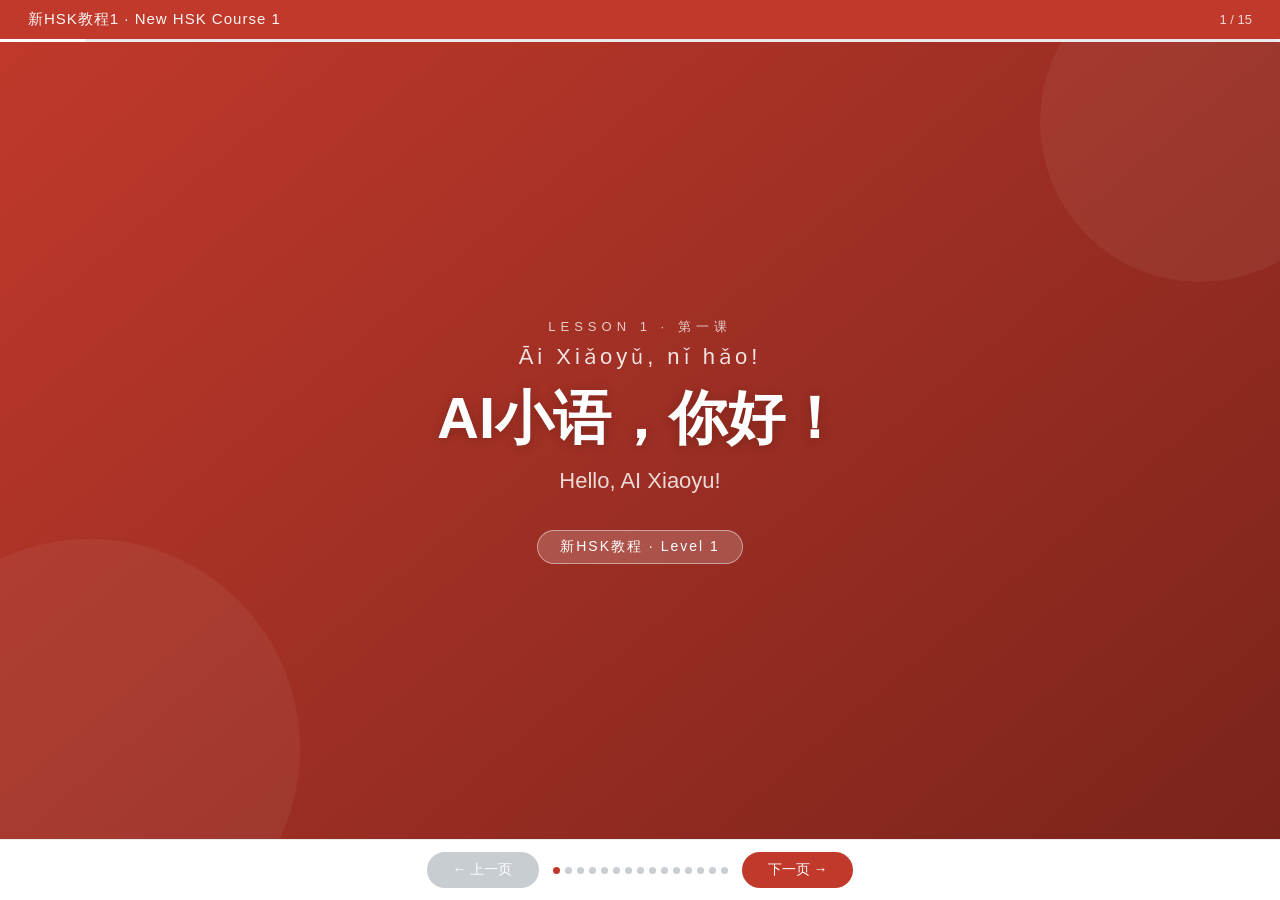
<file: lessons/hsk1/lesson-01.html>
<!DOCTYPE html>
<html lang="zh-CN">
<head>
    <meta charset="UTF-8">
    <meta name="viewport" content="width=device-width, initial-scale=1.0">
    <title>新HSK教程1 · 第一课：AI小语，你好！</title>
    <style>
        * { margin: 0; padding: 0; box-sizing: border-box; }

        :root {
            --red: #C0392B;
            --red-dark: #962d22;
            --orange: #E67E22;
            --white: #FFFFFF;
            --bg: #F4F6F8;
            --text: #2C3E50;
            --muted: #7F8C8D;
            --pinyin: #C0392B;
        }

        body {
            font-family: 'Noto Sans SC', 'PingFang SC', 'Microsoft YaHei', sans-serif;
            background: var(--bg);
            color: var(--text);
            height: 100vh;
            overflow: hidden;
        }

        .presentation {
            width: 100%;
            height: 100vh;
            display: flex;
            flex-direction: column;
        }

        /* Header */
        .header {
            background: var(--red);
            color: white;
            padding: 10px 28px;
            display: flex;
            justify-content: space-between;
            align-items: center;
            flex-shrink: 0;
            box-shadow: 0 2px 8px rgba(0,0,0,0.15);
        }
        .header-title { font-size: 15px; font-weight: 500; letter-spacing: 1px; opacity: 0.95; }
        .slide-counter { font-size: 13px; opacity: 0.8; }

        /* Progress */
        .progress-bar { height: 3px; background: rgba(255,255,255,0.25); flex-shrink: 0; }
        .progress-fill { height: 100%; background: white; transition: width 0.35s ease; }

        /* Slide area */
        .slides-wrapper { flex: 1; overflow: hidden; position: relative; }

        .slide {
            position: absolute;
            inset: 0;
            display: flex;
            flex-direction: column;
            justify-content: center;
            align-items: center;
            padding: 28px 48px;
            opacity: 0;
            transform: translateX(50px);
            transition: opacity 0.38s ease, transform 0.38s ease;
            pointer-events: none;
        }
        .slide.active { opacity: 1; transform: translateX(0); pointer-events: all; }
        .slide.exit { opacity: 0; transform: translateX(-50px); }

        /* Navigation */
        .nav {
            display: flex;
            justify-content: center;
            align-items: center;
            gap: 14px;
            padding: 12px 20px;
            background: white;
            border-top: 1px solid #E8ECF0;
            flex-shrink: 0;
        }
        .nav-btn {
            background: var(--red);
            color: white;
            border: none;
            padding: 9px 26px;
            border-radius: 22px;
            font-size: 14px;
            cursor: pointer;
            transition: background 0.2s;
            font-family: inherit;
            font-weight: 500;
        }
        .nav-btn:hover { background: var(--red-dark); }
        .nav-btn:disabled { background: #C8CDD2; cursor: not-allowed; }
        .nav-dots { display: flex; gap: 5px; flex-wrap: wrap; justify-content: center; max-width: 300px; }
        .dot {
            width: 7px; height: 7px; border-radius: 50%;
            background: #C8CDD2; cursor: pointer; transition: background 0.2s;
        }
        .dot.active { background: var(--red); }

        /* ── Shared Components ── */
        .section-tag {
            display: inline-flex;
            align-items: center;
            gap: 7px;
            background: var(--red);
            color: white;
            padding: 5px 16px;
            border-radius: 4px;
            font-size: 14px;
            font-weight: 600;
            margin-bottom: 22px;
            letter-spacing: 0.5px;
        }
        .section-tag-en { font-size: 12px; opacity: 0.85; font-weight: 400; }

        /* ── COVER ── */
        .slide-cover { background: linear-gradient(140deg, #C0392B 0%, #7B241C 100%); color: white; }
        .cover-lesson { font-size: 13px; letter-spacing: 5px; opacity: 0.75; text-transform: uppercase; margin-bottom: 6px; }
        .cover-pinyin { font-size: 22px; opacity: 0.88; letter-spacing: 4px; margin-bottom: 8px; }
        .cover-title-zh { font-size: 58px; font-weight: 700; margin-bottom: 10px; text-shadow: 0 2px 12px rgba(0,0,0,0.2); }
        .cover-title-en { font-size: 22px; font-weight: 300; opacity: 0.82; margin-bottom: 36px; }
        .cover-badge {
            background: rgba(255,255,255,0.18);
            border: 1.5px solid rgba(255,255,255,0.45);
            color: white;
            padding: 7px 22px;
            border-radius: 20px;
            font-size: 14px;
            letter-spacing: 2px;
        }
        .cover-deco {
            position: absolute;
            border-radius: 50%;
            background: rgba(255,255,255,0.05);
        }

        /* ── OBJECTIVES ── */
        .obj-card {
            display: flex;
            gap: 16px;
            align-items: flex-start;
            background: white;
            border-left: 4px solid var(--red);
            padding: 18px 22px;
            border-radius: 0 10px 10px 0;
            margin-bottom: 14px;
            width: 100%;
            max-width: 680px;
            box-shadow: 0 2px 10px rgba(0,0,0,0.06);
        }
        .obj-icon { font-size: 26px; flex-shrink: 0; }
        .obj-zh { font-size: 17px; font-weight: 600; margin-bottom: 6px; line-height: 1.5; }
        .obj-en { font-size: 13px; color: var(--muted); line-height: 1.6; }

        /* ── DIALOGUE ── */
        .scene-desc {
            font-size: 13px; color: var(--muted); text-align: center;
            margin-bottom: 24px; font-style: italic;
            max-width: 580px; line-height: 1.6;
        }
        .dialogue { display: flex; flex-direction: column; gap: 14px; width: 100%; max-width: 580px; }
        .dl { display: flex; align-items: flex-start; gap: 12px; }
        .dl.r { flex-direction: row-reverse; }
        .avatar {
            width: 44px; height: 44px; border-radius: 50%;
            display: flex; align-items: center; justify-content: center;
            color: white; font-size: 18px; font-weight: 700; flex-shrink: 0;
        }
        .bubble {
            background: white;
            border-radius: 12px;
            padding: 12px 16px;
            box-shadow: 0 2px 8px rgba(0,0,0,0.07);
            max-width: 380px;
        }
        .dl.r .bubble { background: #FEF5F5; border: 1px solid #F5C6C2; }
        .spk { font-size: 11px; color: var(--muted); margin-bottom: 3px; }
        .bpy { font-size: 13px; color: var(--pinyin); letter-spacing: 1px; margin-bottom: 3px; }
        .bzh { font-size: 24px; font-weight: 700; margin-bottom: 3px; }
        .ben { font-size: 13px; color: var(--muted); font-style: italic; }

        /* ── VOCABULARY ── */
        .vocab-grid { display: grid; grid-template-columns: repeat(2,1fr); gap: 14px; width: 100%; max-width: 680px; }
        .vocab-card {
            background: white; border-radius: 12px; padding: 18px 20px;
            box-shadow: 0 2px 10px rgba(0,0,0,0.07);
            border-top: 3px solid var(--red);
            position: relative;
        }
        .vnum {
            position: absolute; top: 10px; right: 12px;
            font-size: 11px; color: var(--muted);
            background: #F0F2F5; width: 20px; height: 20px;
            border-radius: 50%; display: flex; align-items: center; justify-content: center;
        }
        .vpy { font-size: 14px; color: var(--pinyin); letter-spacing: 2px; margin-bottom: 4px; }
        .vzh { font-size: 34px; font-weight: 700; margin-bottom: 6px; }
        .vpos {
            font-size: 10px; color: white; background: var(--orange);
            padding: 2px 7px; border-radius: 8px; display: inline-block; margin-bottom: 5px;
        }
        .ven { font-size: 14px; color: var(--muted); }

        /* ── LANGUAGE POINT ── */
        .tip-box {
            background: white; border-radius: 12px;
            padding: 24px 28px; max-width: 660px; width: 100%;
            box-shadow: 0 2px 12px rgba(0,0,0,0.07);
        }
        .tip-title { font-size: 18px; font-weight: 700; margin-bottom: 4px; }
        .tip-sub { font-size: 13px; color: var(--muted); margin-bottom: 16px; }
        .tip-compare { display: flex; gap: 16px; align-items: stretch; margin-bottom: 16px; }
        .tip-item {
            flex: 1; background: #F7F9FC; border-radius: 8px;
            padding: 18px; text-align: center;
        }
        .tip-item.hl { background: #FEF5F5; border: 2px solid var(--red); }
        .tchar { font-size: 48px; font-weight: 700; color: var(--red); }
        .tchar-py { font-size: 16px; color: var(--pinyin); margin-bottom: 4px; }
        .tchar-desc { font-size: 13px; color: var(--muted); line-height: 1.5; }
        .vs-sep { display: flex; align-items: center; font-size: 20px; color: #C8CDD2; font-weight: 700; }
        .tip-ex {
            font-size: 15px; padding: 9px 12px;
            background: #F7F9FC; border-radius: 6px;
            border-left: 3px solid var(--red); margin-bottom: 8px;
            display: flex; align-items: baseline; gap: 10px;
        }
        .tip-ex .ez { font-size: 20px; font-weight: 600; }
        .tip-ex .ee { font-size: 13px; color: var(--muted); }
        .note-box {
            background: #FFFBF0; border: 1px solid #F0D070;
            border-radius: 8px; padding: 12px 16px;
            font-size: 13px; color: #7D6608; line-height: 1.5;
            display: flex; gap: 8px; align-items: flex-start; margin-top: 12px;
        }

        /* ── 们 GRID ── */
        .men-grid { display: grid; grid-template-columns: repeat(3,1fr); gap: 12px; margin: 14px 0; }
        .men-item {
            background: #F7F9FC; border-radius: 8px;
            padding: 14px; text-align: center;
        }
        .men-py { font-size: 12px; color: var(--pinyin); margin-bottom: 4px; }
        .men-zh { font-size: 24px; font-weight: 700; margin-bottom: 4px; }
        .men-en { font-size: 12px; color: var(--muted); }

        /* ── TONGUE TWISTER ── */
        .twister-box {
            background: linear-gradient(135deg, #FFF8F0, #FFF0E0);
            border: 2px solid #F0C060;
            border-radius: 16px; padding: 28px 36px;
            max-width: 600px; width: 100%; text-align: center;
        }
        .tw-label { font-size: 13px; color: #E67E22; font-weight: 600; letter-spacing: 2px; margin-bottom: 18px; }
        .tw-line { margin-bottom: 14px; }
        .tw-py { font-size: 15px; color: var(--pinyin); letter-spacing: 2px; margin-bottom: 3px; }
        .tw-zh { font-size: 32px; font-weight: 700; margin-bottom: 3px; }
        .tw-en { font-size: 14px; color: var(--muted); font-style: italic; }
        .tw-divider { height: 1px; background: #F0D070; margin: 12px 0; }
        .tone-tip { font-size: 13px; color: var(--muted); margin-top: 14px; }

        /* ── CULTURE ── */
        .culture-box {
            background: white; border-radius: 12px;
            padding: 24px 28px; max-width: 680px; width: 100%;
            box-shadow: 0 2px 12px rgba(0,0,0,0.07);
        }
        .culture-title { font-size: 20px; font-weight: 700; margin-bottom: 16px; display: flex; align-items: center; gap: 8px; }
        .culture-grid { display: grid; grid-template-columns: repeat(2,1fr); gap: 12px; }
        .culture-point {
            background: #F7F9FC; border-radius: 8px;
            padding: 14px 16px; border-left: 4px solid var(--red);
        }
        .cp-title { font-size: 15px; font-weight: 600; margin-bottom: 5px; }
        .cp-text { font-size: 13px; color: var(--muted); line-height: 1.5; }

        /* ── QUIZ ── */
        .quiz-wrap { width: 100%; max-width: 560px; display: flex; flex-direction: column; align-items: center; }
        .quiz-prog { font-size: 13px; color: var(--muted); margin-bottom: 12px; }
        .quiz-q { font-size: 26px; font-weight: 700; text-align: center; margin-bottom: 6px; }
        .quiz-hint { font-size: 14px; color: var(--pinyin); margin-bottom: 24px; letter-spacing: 1px; min-height: 20px; }
        .quiz-opts { display: grid; grid-template-columns: repeat(2,1fr); gap: 12px; width: 100%; }
        .qbtn {
            background: white; border: 2px solid #DDE1E7;
            border-radius: 10px; padding: 16px 14px;
            font-size: 20px; cursor: pointer;
            transition: all 0.2s; text-align: center;
            font-family: inherit; font-weight: 500;
        }
        .qbtn:hover:not(:disabled) { border-color: var(--red); background: #FEF5F5; }
        .qbtn.correct { border-color: #27AE60; background: #EAFAF1; color: #27AE60; }
        .qbtn.wrong { border-color: #E74C3C; background: #FDEDEC; color: #E74C3C; }
        .quiz-fb { margin-top: 16px; font-size: 17px; font-weight: 600; text-align: center; min-height: 26px; }
        .quiz-next {
            display: none; margin-top: 14px;
            background: var(--red); color: white;
            border: none; padding: 9px 26px; border-radius: 22px;
            font-size: 14px; cursor: pointer; font-family: inherit; font-weight: 500;
        }

        /* ── PRACTICE ── */
        .practice-box {
            background: white; border-radius: 12px;
            padding: 22px 28px; max-width: 600px; width: 100%;
            box-shadow: 0 2px 12px rgba(0,0,0,0.07);
        }
        .pitem {
            display: flex; gap: 14px; align-items: flex-start;
            padding: 12px 0; border-bottom: 1px solid #F0F2F5;
        }
        .pitem:last-child { border-bottom: none; }
        .picon { font-size: 26px; flex-shrink: 0; }
        .ptitle { font-size: 16px; font-weight: 600; margin-bottom: 4px; }
        .psub { font-size: 13px; color: var(--muted); line-height: 1.5; }

        /* ── SUMMARY ── */
        .summary-grid { display: grid; grid-template-columns: repeat(4,1fr); gap: 10px; max-width: 700px; width: 100%; }
        .sitem {
            background: white; border-radius: 10px; padding: 12px;
            text-align: center; box-shadow: 0 2px 8px rgba(0,0,0,0.06);
            border-bottom: 3px solid var(--red);
        }
        .spy { font-size: 11px; color: var(--pinyin); margin-bottom: 3px; }
        .szh { font-size: 20px; font-weight: 700; margin-bottom: 3px; }
        .sen { font-size: 11px; color: var(--muted); }
        .congrats { text-align: center; margin-top: 22px; }
        .congrats-emoji { font-size: 42px; margin-bottom: 8px; }
        .congrats-title { font-size: 22px; font-weight: 700; color: var(--red); margin-bottom: 4px; }
        .congrats-sub { font-size: 14px; color: var(--muted); }
    </style>
</head>
<body>

<div class="presentation">

    <!-- Header -->
    <div class="header">
        <div class="header-title">新HSK教程1 · New HSK Course 1</div>
        <div class="slide-counter" id="slideCounter">1 / 15</div>
    </div>
    <div class="progress-bar">
        <div class="progress-fill" id="progressFill" style="width:6.67%"></div>
    </div>

    <!-- Slides -->
    <div class="slides-wrapper">

        <!-- 1. COVER -->
        <div class="slide slide-cover active" id="slide-1">
            <div class="cover-deco" style="width:320px;height:320px;top:-80px;right:-80px;"></div>
            <div class="cover-deco" style="width:420px;height:420px;bottom:-120px;left:-120px;"></div>
            <div class="cover-lesson">Lesson 1 · 第一课</div>
            <div class="cover-pinyin">Āi Xiǎoyǔ, nǐ hǎo!</div>
            <div class="cover-title-zh">AI小语，你好！</div>
            <div class="cover-title-en">Hello, AI Xiaoyu!</div>
            <div class="cover-badge">新HSK教程 · Level 1</div>
        </div>

        <!-- 2. OBJECTIVES -->
        <div class="slide" id="slide-2" style="background:#FAFBFC;">
            <div class="section-tag">🎯 学习目标 <span class="section-tag-en">Objectives</span></div>
            <div class="obj-card">
                <div class="obj-icon">💬</div>
                <div>
                    <div class="obj-zh">能听懂并使用礼貌用语打招呼、致谢、告别。</div>
                    <div class="obj-en">Be able to understand and use polite expressions for greetings, thanks, and farewells.</div>
                </div>
            </div>
            <div class="obj-card">
                <div class="obj-icon">🎓</div>
                <div>
                    <div class="obj-zh">了解中文交际礼仪，能听懂并使用第二人称代词敬称 <strong>「您」</strong>。</div>
                    <div class="obj-en">Understand Chinese communication etiquette, and be able to understand and use the honorific second-person pronoun "您".</div>
                </div>
            </div>
        </div>

        <!-- 3. TEXT 1 -->
        <div class="slide" id="slide-3" style="background:#FAFBFC;">
            <div class="section-tag">📖 课文1 <span class="section-tag-en">Text 1</span></div>
            <div class="scene-desc">
                开学第一天，在办公室里，王一飞和AI助教小语打招呼。<br>
                <em>On the first day of school, in the office, Wang Yifei greets the AI assistant Xiaoyu.</em>
            </div>
            <div class="dialogue">
                <div class="dl">
                    <div class="avatar" style="background:#2980B9;">飞</div>
                    <div class="bubble">
                        <div class="spk">王一飞 Wáng Yīfēi</div>
                        <div class="bpy">Āi Xiǎoyǔ, nǐ hǎo!</div>
                        <div class="bzh">AI小语，你好！</div>
                        <div class="ben">Hello, AI Xiaoyu!</div>
                    </div>
                </div>
                <div class="dl r">
                    <div class="avatar" style="background:#E74C3C;">语</div>
                    <div class="bubble">
                        <div class="spk">小语 Xiǎoyǔ</div>
                        <div class="bpy">Wáng lǎoshī, nǐ hǎo!</div>
                        <div class="bzh">王老师，你好！</div>
                        <div class="ben">Hello, Ms. Wang!</div>
                    </div>
                </div>
            </div>
        </div>

        <!-- 4. VOCAB 1–4 -->
        <div class="slide" id="slide-4">
            <div class="section-tag">📝 生词 <span class="section-tag-en">New Words · 1–4</span></div>
            <div class="vocab-grid">
                <div class="vocab-card">
                    <div class="vnum">1</div>
                    <div class="vpy">nǐ hǎo</div>
                    <div class="vzh">你好</div>
                    <div class="ven">hello; hi</div>
                </div>
                <div class="vocab-card">
                    <div class="vnum">2</div>
                    <div class="vpy">dàjiā</div>
                    <div class="vzh">大家</div>
                    <div class="vpos">pron.</div>
                    <div class="ven">everybody; everyone</div>
                </div>
                <div class="vocab-card">
                    <div class="vnum">3</div>
                    <div class="vpy">hǎo</div>
                    <div class="vzh">好</div>
                    <div class="vpos">adj.</div>
                    <div class="ven">good; fine; well</div>
                </div>
                <div class="vocab-card">
                    <div class="vnum">4</div>
                    <div class="vpy">xuéshēng</div>
                    <div class="vzh">学生</div>
                    <div class="vpos">n.</div>
                    <div class="ven">student</div>
                </div>
            </div>
        </div>

        <!-- 5. VOCAB 5–8 -->
        <div class="slide" id="slide-5">
            <div class="section-tag">📝 生词 <span class="section-tag-en">New Words · 5–8</span></div>
            <div class="vocab-grid">
                <div class="vocab-card">
                    <div class="vnum">5</div>
                    <div class="vpy">men</div>
                    <div class="vzh">们</div>
                    <div class="vpos">suf.</div>
                    <div class="ven">plural suffix (people)</div>
                </div>
                <div class="vocab-card">
                    <div class="vnum">6</div>
                    <div class="vpy">lǎoshī</div>
                    <div class="vzh">老师</div>
                    <div class="vpos">n.</div>
                    <div class="ven">teacher</div>
                </div>
                <div class="vocab-card">
                    <div class="vnum">7</div>
                    <div class="vpy">nín</div>
                    <div class="vzh">您</div>
                    <div class="vpos">pron.</div>
                    <div class="ven">you (honorific/formal)</div>
                </div>
                <div class="vocab-card">
                    <div class="vnum">8</div>
                    <div class="vpy">nǐmen</div>
                    <div class="vzh">你们</div>
                    <div class="vpos">pron.</div>
                    <div class="ven">you (plural)</div>
                </div>
            </div>
        </div>

        <!-- 6. TEXT 2 -->
        <div class="slide" id="slide-6" style="background:#FAFBFC;">
            <div class="section-tag">📖 课文2 <span class="section-tag-en">Text 2</span></div>
            <div class="scene-desc">
                开学第一天，课堂上，学生们学习打招呼用语。<br>
                <em>In class on the first day, students learn greeting expressions.</em>
            </div>
            <div class="dialogue">
                <div class="dl">
                    <div class="avatar" style="background:#2980B9;">飞</div>
                    <div class="bubble">
                        <div class="spk">王一飞</div>
                        <div class="bpy">Dàjiā hǎo!</div>
                        <div class="bzh">大家好！</div>
                        <div class="ben">Hello, everyone!</div>
                    </div>
                </div>
                <div class="dl r">
                    <div class="avatar" style="background:#27AE60;">生</div>
                    <div class="bubble">
                        <div class="spk">学生们</div>
                        <div class="bpy">Lǎoshī, nín hǎo!</div>
                        <div class="bzh">老师，<span style="color:var(--red);">您</span>好！</div>
                        <div class="ben">Hello, teacher! (formal)</div>
                    </div>
                </div>
                <div class="dl">
                    <div class="avatar" style="background:#E74C3C;">语</div>
                    <div class="bubble">
                        <div class="spk">小语</div>
                        <div class="bpy">Nǐmen hǎo!</div>
                        <div class="bzh">你们好！</div>
                        <div class="ben">Hello, all of you!</div>
                    </div>
                </div>
                <div class="dl r">
                    <div class="avatar" style="background:#27AE60;">生</div>
                    <div class="bubble">
                        <div class="spk">学生们</div>
                        <div class="bpy">Nǐ hǎo, Xiǎoyǔ!</div>
                        <div class="bzh">你好，小语！</div>
                        <div class="ben">Hello, Xiaoyu!</div>
                    </div>
                </div>
            </div>
        </div>

        <!-- 7. LANGUAGE POINT — 您 -->
        <div class="slide" id="slide-7">
            <div class="section-tag">💡 语言点 <span class="section-tag-en">Language Point · Honorific 您</span></div>
            <div class="tip-box">
                <div class="tip-title">您 vs 你 — Two ways to say "you"</div>
                <div class="tip-sub">Both mean "you", but they carry different levels of formality.</div>
                <div class="tip-compare">
                    <div class="tip-item">
                        <div class="tchar-py">nǐ</div>
                        <div class="tchar">你</div>
                        <div class="tchar-desc">Casual / informal<br>Friends, classmates, peers</div>
                    </div>
                    <div class="vs-sep">VS</div>
                    <div class="tip-item hl">
                        <div class="tchar-py">nín</div>
                        <div class="tchar">您</div>
                        <div class="tchar-desc">Formal / respectful<br>Teachers, elders, strangers</div>
                    </div>
                </div>
                <div class="tip-ex"><span class="ez" style="color:#2980B9;">老师，您好！</span><span class="ee">Hello, teacher! (respectful ✓)</span></div>
                <div class="tip-ex"><span class="ez">朋友，你好！</span><span class="ee">Hello, friend! (casual ✓)</span></div>
            </div>
        </div>

        <!-- 8. VOCAB 9–12 -->
        <div class="slide" id="slide-8">
            <div class="section-tag">📝 生词 <span class="section-tag-en">New Words · 9–12</span></div>
            <div class="vocab-grid">
                <div class="vocab-card">
                    <div class="vnum">9</div>
                    <div class="vpy">xièxie</div>
                    <div class="vzh">谢谢</div>
                    <div class="vpos">v.</div>
                    <div class="ven">thank you; thanks</div>
                </div>
                <div class="vocab-card">
                    <div class="vnum">10</div>
                    <div class="vpy">bú kèqi</div>
                    <div class="vzh">不客气</div>
                    <div class="ven">you're welcome</div>
                </div>
                <div class="vocab-card">
                    <div class="vnum">11</div>
                    <div class="vpy">tóngxué</div>
                    <div class="vzh">同学</div>
                    <div class="vpos">n.</div>
                    <div class="ven">classmate; schoolmate</div>
                </div>
                <div class="vocab-card">
                    <div class="vnum">12</div>
                    <div class="vpy">zàijiàn</div>
                    <div class="vzh">再见</div>
                    <div class="vpos">v.</div>
                    <div class="ven">goodbye; see you</div>
                </div>
            </div>
        </div>

        <!-- 9. TEXT 3 -->
        <div class="slide" id="slide-9" style="background:#FAFBFC;">
            <div class="section-tag">📖 课文3 <span class="section-tag-en">Text 3</span></div>
            <div class="scene-desc">
                开学第一天，课堂上，学生们学习致谢、告别语。<br>
                <em>Students learn expressions of gratitude and farewell.</em>
            </div>
            <div class="dialogue">
                <div class="dl r">
                    <div class="avatar" style="background:#27AE60;">生</div>
                    <div class="bubble">
                        <div class="spk">学生们</div>
                        <div class="bpy">Xièxie!</div>
                        <div class="bzh">谢谢！</div>
                        <div class="ben">Thank you!</div>
                    </div>
                </div>
                <div class="dl">
                    <div class="avatar" style="background:#E74C3C;">语</div>
                    <div class="bubble">
                        <div class="spk">小语</div>
                        <div class="bpy">Bú kèqi!</div>
                        <div class="bzh">不客气！</div>
                        <div class="ben">You're welcome!</div>
                    </div>
                </div>
                <div class="dl">
                    <div class="avatar" style="background:#2980B9;">飞</div>
                    <div class="bubble">
                        <div class="spk">王一飞</div>
                        <div class="bpy">Tóngxuémen, zàijiàn!</div>
                        <div class="bzh">同学们，再见！</div>
                        <div class="ben">Goodbye, class!</div>
                    </div>
                </div>
                <div class="dl r">
                    <div class="avatar" style="background:#27AE60;">生</div>
                    <div class="bubble">
                        <div class="spk">学生们</div>
                        <div class="bpy">Lǎoshī, zàijiàn!</div>
                        <div class="bzh">老师，再见！</div>
                        <div class="ben">Goodbye, teacher!</div>
                    </div>
                </div>
            </div>
        </div>

        <!-- 10. LANGUAGE POINT — 们 -->
        <div class="slide" id="slide-10">
            <div class="section-tag">💡 语言点 <span class="section-tag-en">Language Point · Plural Suffix 们</span></div>
            <div class="tip-box">
                <div class="tip-title">们 — Making Words Plural</div>
                <div class="tip-sub">Add 们 (men) after pronouns or nouns for people to make them plural.</div>
                <div class="men-grid">
                    <div class="men-item">
                        <div class="men-py">nǐ → nǐmen</div>
                        <div class="men-zh">你 → 你们</div>
                        <div class="men-en">you → you (plural)</div>
                    </div>
                    <div class="men-item">
                        <div class="men-py">tā → tāmen</div>
                        <div class="men-zh">他 → 他们</div>
                        <div class="men-en">he → they</div>
                    </div>
                    <div class="men-item">
                        <div class="men-py">tóngxué → tóngxuémen</div>
                        <div class="men-zh">同学 → 同学们</div>
                        <div class="men-en">classmate → classmates</div>
                    </div>
                </div>
                <div class="note-box">
                    <span>⚠️</span>
                    <span><strong>Note:</strong> 们 is only used with people. You can say 学生们 (students) but <em>not</em> 书们 for books.</span>
                </div>
            </div>
        </div>

        <!-- 11. TONGUE TWISTER -->
        <div class="slide" id="slide-11">
            <div class="section-tag">👅 绕口令 <span class="section-tag-en">Tongue Twister</span></div>
            <div class="twister-box">
                <div class="tw-label">🎵 READ ALOUD — FASTER AND FASTER!</div>
                <div class="tw-line">
                    <div class="tw-py">Mā zhòng má, wǒ fàng mǎ.</div>
                    <div class="tw-zh">妈种麻，我放马。</div>
                    <div class="tw-en">Mom plants flax. I tend the horse.</div>
                </div>
                <div class="tw-divider"></div>
                <div class="tw-line">
                    <div class="tw-py">Mǎ chī má, māma mà mǎ.</div>
                    <div class="tw-zh">马吃麻，妈骂马。</div>
                    <div class="tw-en">The horse eats the flax. Mom scolds the horse.</div>
                </div>
            </div>
            <div class="tone-tip">💡 Tone focus: mā (1st) · má (2nd) · mǎ (3rd) · mà (4th)</div>
        </div>

        <!-- 12. CULTURE -->
        <div class="slide" id="slide-12">
            <div class="section-tag">🌏 文化拓展 <span class="section-tag-en">Culture Corner</span></div>
            <div class="culture-box">
                <div class="culture-title"><span>🎋</span> Chinese Greeting Etiquette</div>
                <div class="culture-grid">
                    <div class="culture-point">
                        <div class="cp-title">🤝 Handshakes</div>
                        <div class="cp-text">Common in formal settings. A brief, light handshake is the norm — not too firm.</div>
                    </div>
                    <div class="culture-point">
                        <div class="cp-title">🙏 Nodding</div>
                        <div class="cp-text">A slight nod shows respect and acknowledgment — very common in everyday greetings.</div>
                    </div>
                    <div class="culture-point">
                        <div class="cp-title">👴 Elders First</div>
                        <div class="cp-text">Always greet the oldest person in the group first — it shows respect for seniority.</div>
                    </div>
                    <div class="culture-point">
                        <div class="cp-title">📛 Use Titles</div>
                        <div class="cp-text">Address people as title + surname: 王老师, 李经理. Using first names alone can seem rude.</div>
                    </div>
                </div>
            </div>
        </div>

        <!-- 13. QUIZ -->
        <div class="slide" id="slide-13">
            <div class="section-tag">✏️ 词汇测验 <span class="section-tag-en">Vocabulary Quiz</span></div>
            <div class="quiz-wrap">
                <div class="quiz-prog" id="qProg">Question 1 of 5</div>
                <div class="quiz-q" id="qText">What does 再见 mean?</div>
                <div class="quiz-hint" id="qHint">zàijiàn</div>
                <div class="quiz-opts" id="qOpts"></div>
                <div class="quiz-fb" id="qFb"></div>
                <button class="quiz-next" id="qNext" onclick="nextQ()">Next →</button>
            </div>
        </div>

        <!-- 14. CONVERSATION PRACTICE -->
        <div class="slide" id="slide-14">
            <div class="section-tag">🗣️ 会话练习 <span class="section-tag-en">Conversation Practice</span></div>
            <div class="practice-box">
                <div class="pitem">
                    <div class="picon">👥</div>
                    <div>
                        <div class="ptitle">Role-play: Greet your teacher</div>
                        <div class="psub">Student A is the teacher. Student B greets: <strong>老师，您好！</strong></div>
                    </div>
                </div>
                <div class="pitem">
                    <div class="picon">🌐</div>
                    <div>
                        <div class="ptitle">Use each other's real names</div>
                        <div class="psub">[Name]，你好！→ [Your Name]，你好！</div>
                    </div>
                </div>
                <div class="pitem">
                    <div class="picon">🙏</div>
                    <div>
                        <div class="ptitle">Thank and say goodbye</div>
                        <div class="psub">A: 谢谢！ → B: 不客气！ → A: 再见！ → B: 再见！</div>
                    </div>
                </div>
                <div class="pitem">
                    <div class="picon">🎭</div>
                    <div>
                        <div class="ptitle">Challenge: Full class greeting</div>
                        <div class="psub">Teacher: 大家好！→ Class: 老师，您好！→ Teacher: 同学们，再见！</div>
                    </div>
                </div>
            </div>
        </div>

        <!-- 15. SUMMARY -->
        <div class="slide" id="slide-15">
            <div class="section-tag">🌟 课堂小结 <span class="section-tag-en">Lesson Summary</span></div>
            <div class="summary-grid">
                <div class="sitem"><div class="spy">nǐ hǎo</div><div class="szh">你好</div><div class="sen">Hello</div></div>
                <div class="sitem"><div class="spy">dàjiā hǎo</div><div class="szh">大家好</div><div class="sen">Hello, everyone</div></div>
                <div class="sitem"><div class="spy">nín hǎo</div><div class="szh">您好</div><div class="sen">Hello (formal)</div></div>
                <div class="sitem"><div class="spy">nǐmen hǎo</div><div class="szh">你们好</div><div class="sen">Hello (plural)</div></div>
                <div class="sitem"><div class="spy">xièxie</div><div class="szh">谢谢</div><div class="sen">Thank you</div></div>
                <div class="sitem"><div class="spy">bú kèqi</div><div class="szh">不客气</div><div class="sen">You're welcome</div></div>
                <div class="sitem"><div class="spy">zàijiàn</div><div class="szh">再见</div><div class="sen">Goodbye</div></div>
                <div class="sitem" style="border-bottom-color:var(--orange);">
                    <div class="spy">nín / nǐ</div><div class="szh">您 / 你</div><div class="sen">formal / casual</div>
                </div>
            </div>
            <div class="congrats">
                <div class="congrats-emoji">🎉</div>
                <div class="congrats-title">第一课完成！Lesson 1 Complete!</div>
                <div class="congrats-sub">You can now greet, thank, and say goodbye in Chinese.</div>
            </div>
        </div>

    </div><!-- end slides-wrapper -->

    <!-- Nav -->
    <div class="nav">
        <button class="nav-btn" id="prevBtn" onclick="go(-1)" disabled>← 上一页</button>
        <div class="nav-dots" id="navDots"></div>
        <button class="nav-btn" id="nextBtn" onclick="go(1)">下一页 →</button>
    </div>

</div><!-- end presentation -->

<script>
const TOTAL = 15;
let cur = 1;

// Build dots
const dotsEl = document.getElementById('navDots');
for (let i = 1; i <= TOTAL; i++) {
    const d = document.createElement('div');
    d.className = 'dot' + (i === 1 ? ' active' : '');
    d.onclick = () => goTo(i);
    dotsEl.appendChild(d);
}

function updateUI() {
    document.getElementById('slideCounter').textContent = cur + ' / ' + TOTAL;
    document.getElementById('progressFill').style.width = (cur / TOTAL * 100) + '%';
    document.getElementById('prevBtn').disabled = cur === 1;
    document.getElementById('nextBtn').disabled = cur === TOTAL;
    document.querySelectorAll('.dot').forEach((d, i) => d.classList.toggle('active', i + 1 === cur));
}

function goTo(n) {
    if (n === cur) return;
    const prev = document.getElementById('slide-' + cur);
    prev.classList.remove('active');
    prev.classList.add('exit');
    setTimeout(() => prev.classList.remove('exit'), 400);
    cur = n;
    const next = document.getElementById('slide-' + cur);
    next.classList.add('active');
    updateUI();
}

function go(dir) {
    const n = cur + dir;
    if (n >= 1 && n <= TOTAL) goTo(n);
}

document.addEventListener('keydown', e => {
    if (e.key === 'ArrowRight' || e.key === 'ArrowDown') go(1);
    if (e.key === 'ArrowLeft' || e.key === 'ArrowUp') go(-1);
});

// ── Quiz ──
const questions = [
    { q: 'What does 再见 mean?', hint: 'zàijiàn', opts: ['Hello','Goodbye','Thank you','Teacher'], ans: 1 },
    { q: 'Which is the formal "you"?', hint: 'Honorific pronoun', opts: ['你','您','他','她'], ans: 1 },
    { q: 'How do you say "Thank you"?', hint: '', opts: ['不客气','再见','谢谢','你好'], ans: 2 },
    { q: 'What does 们 do to a word?', hint: 'e.g. 你 → 你们', opts: ['Makes it formal','Makes it plural','Makes it negative','Makes it past'], ans: 1 },
    { q: 'How do you say "Hello everyone"?', hint: '', opts: ['你们好','大家好','您好','你好'], ans: 1 },
];
let qi = 0, done = false;

function renderQ() {
    const q = questions[qi];
    document.getElementById('qProg').textContent = 'Question ' + (qi + 1) + ' of ' + questions.length;
    document.getElementById('qText').textContent = q.q;
    document.getElementById('qHint').textContent = q.hint;
    document.getElementById('qFb').textContent = '';
    document.getElementById('qNext').style.display = 'none';
    const optsEl = document.getElementById('qOpts');
    optsEl.innerHTML = '';
    q.opts.forEach((o, i) => {
        const btn = document.createElement('button');
        btn.className = 'qbtn';
        btn.textContent = o;
        btn.onclick = () => pick(btn, i);
        optsEl.appendChild(btn);
    });
    done = false;
}

function pick(btn, i) {
    if (done) return;
    done = true;
    const ans = questions[qi].ans;
    document.querySelectorAll('.qbtn').forEach((b, j) => {
        b.disabled = true;
        if (j === ans) b.classList.add('correct');
    });
    const fb = document.getElementById('qFb');
    if (i === ans) {
        fb.textContent = '✅ Correct! Well done!';
        fb.style.color = '#27AE60';
    } else {
        btn.classList.add('wrong');
        fb.textContent = '❌ Not quite — the correct answer is highlighted.';
        fb.style.color = '#E74C3C';
    }
    const nxt = document.getElementById('qNext');
    nxt.style.display = 'inline-block';
    if (qi >= questions.length - 1) {
        nxt.textContent = '查看总结 →';
        nxt.onclick = () => goTo(15);
    } else {
        nxt.textContent = 'Next →';
    }
}

function nextQ() {
    if (qi < questions.length - 1) { qi++; renderQ(); }
}

renderQ();
updateUI();
</script>
</body>
</html>
</file>
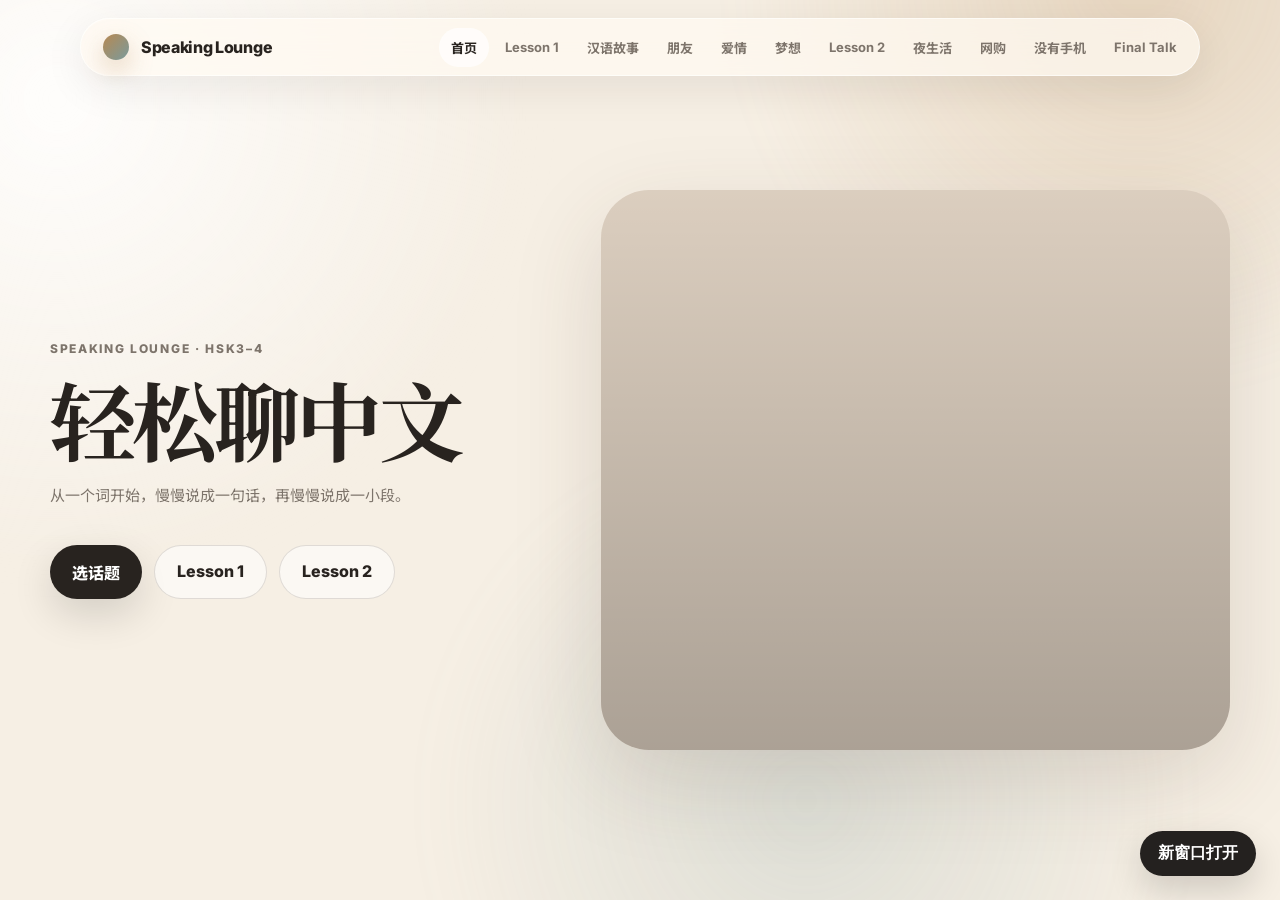
<file: lessons/speaking/tamila-speaking-lounge.html>
<!DOCTYPE html>
<html lang="zh-CN">
<head>
  <meta charset="UTF-8" />
  <meta name="viewport" content="width=device-width, initial-scale=1.0" />
  <title>TAMILA · Speaking Lounge</title>
  <style>
    html,body{margin:0;width:100%;height:100%;overflow:hidden;background:#f7f1e8;}
    iframe{border:0;width:100%;height:100%;display:block;}
    .fallback{position:fixed;right:24px;bottom:24px;z-index:5;font-family:-apple-system,BlinkMacSystemFont,'Segoe UI',system-ui,sans-serif;}
    .fallback a{display:inline-flex;padding:12px 18px;border-radius:999px;background:#24211f;color:#fff;text-decoration:none;font-weight:700;box-shadow:0 14px 34px rgba(0,0,0,.16);}
  </style>
</head>
<body>
  <iframe src="../../TAMILA%20.html" title="TAMILA Speaking Lounge"></iframe>
  <div class="fallback"><a href="../../TAMILA%20.html" target="_blank" rel="noopener">新窗口打开</a></div>
</body>
</html>
</file>
